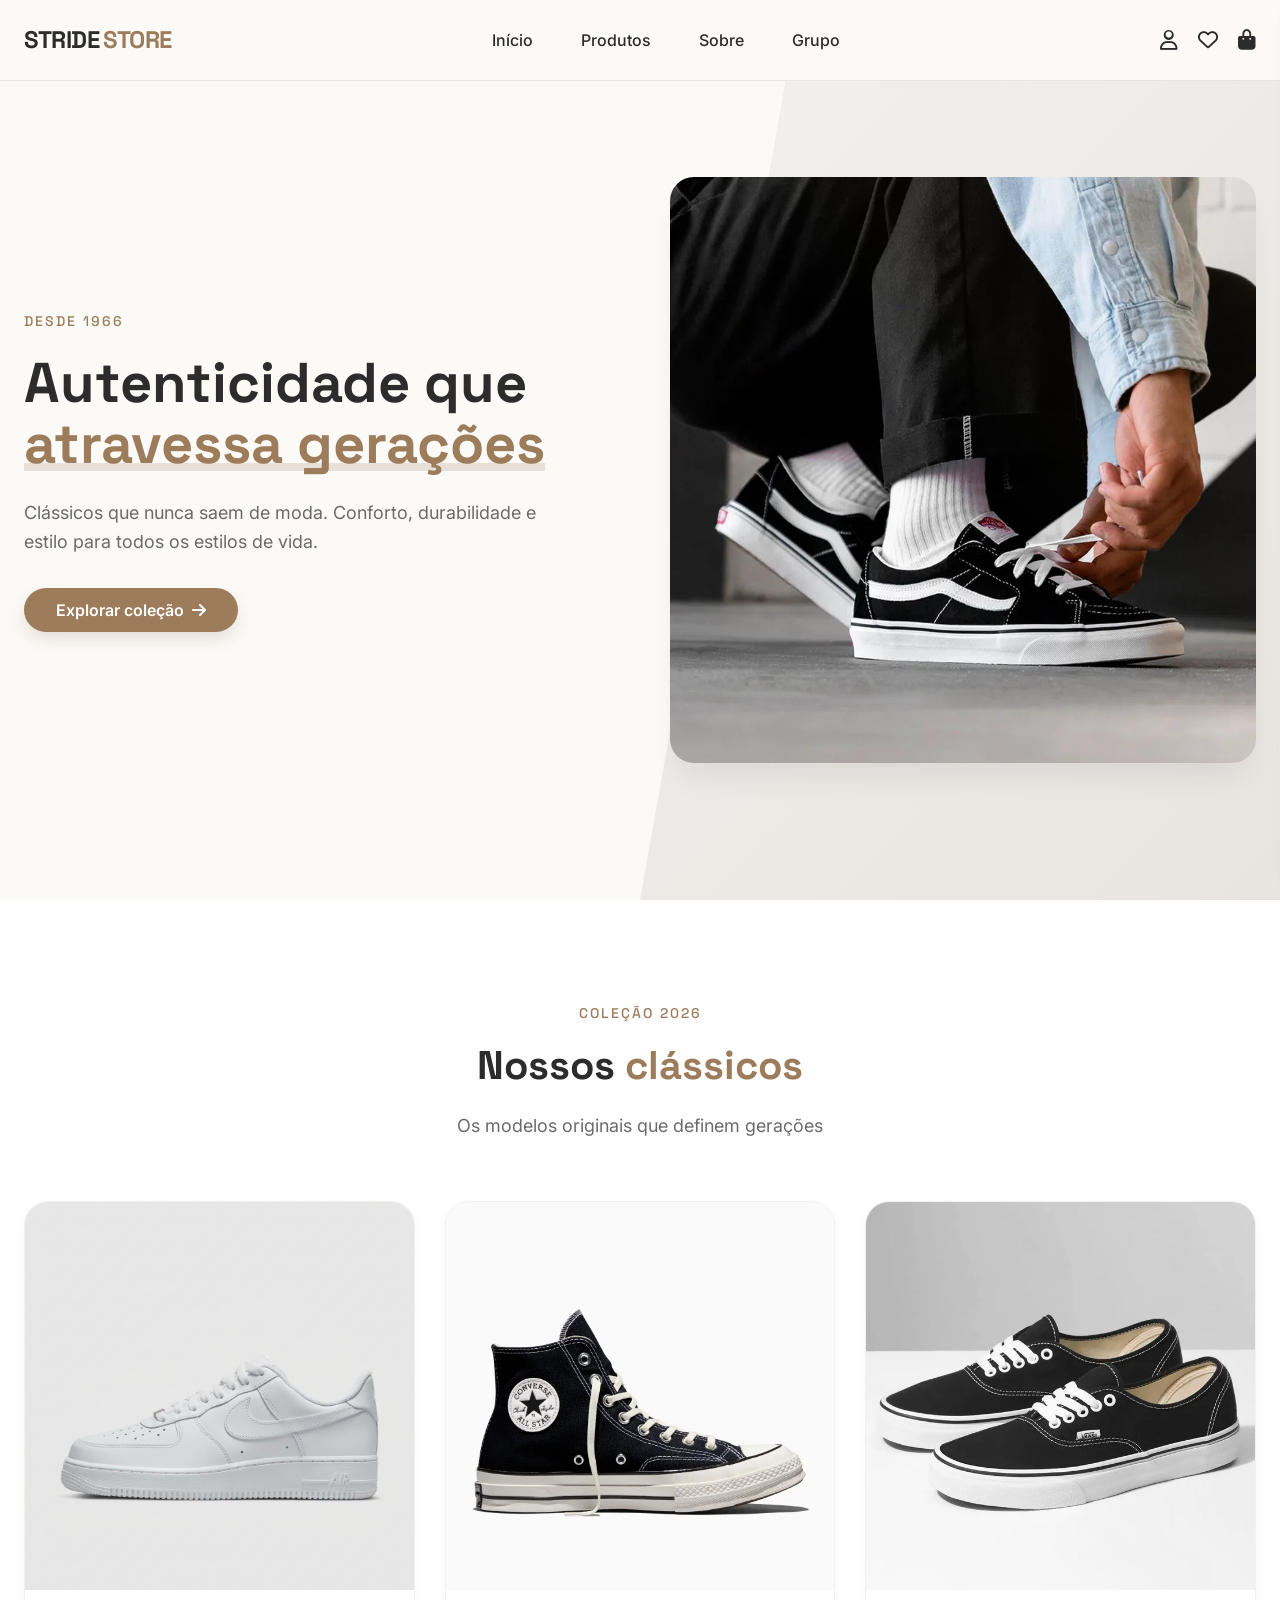
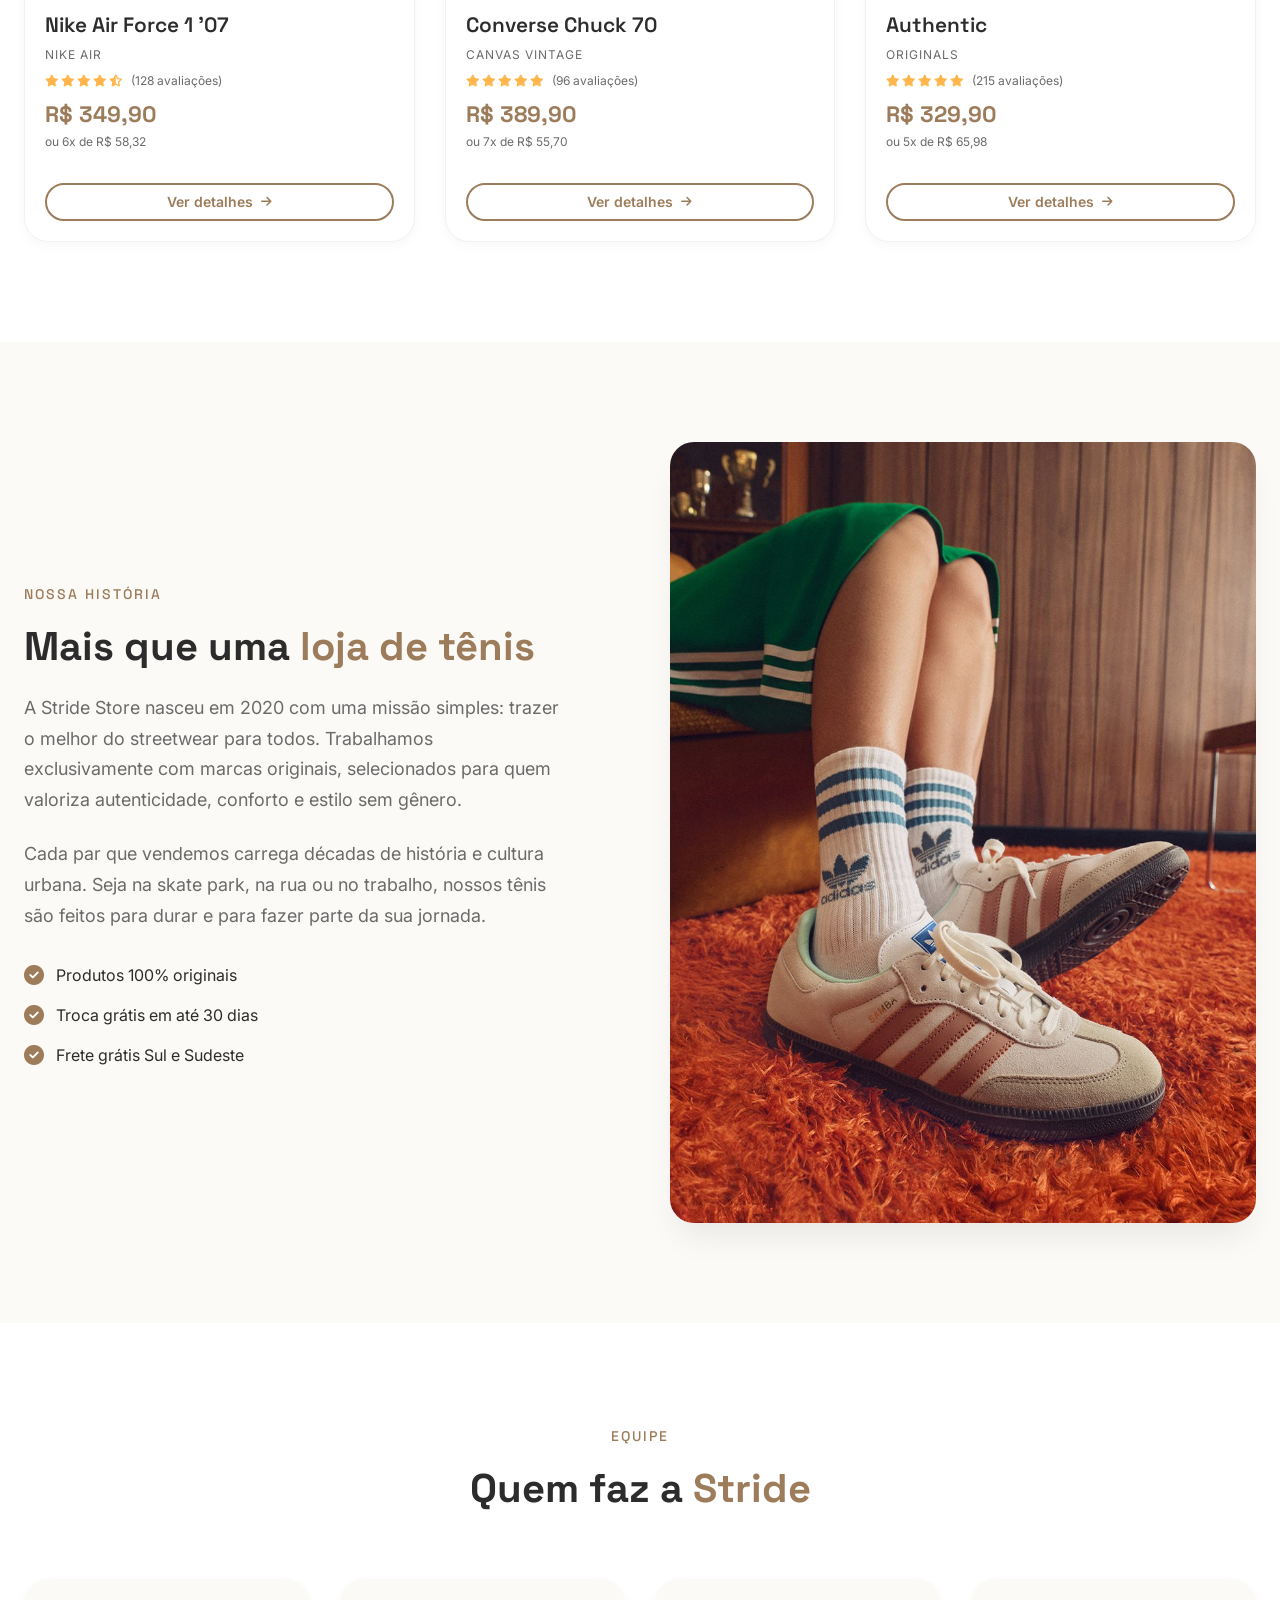
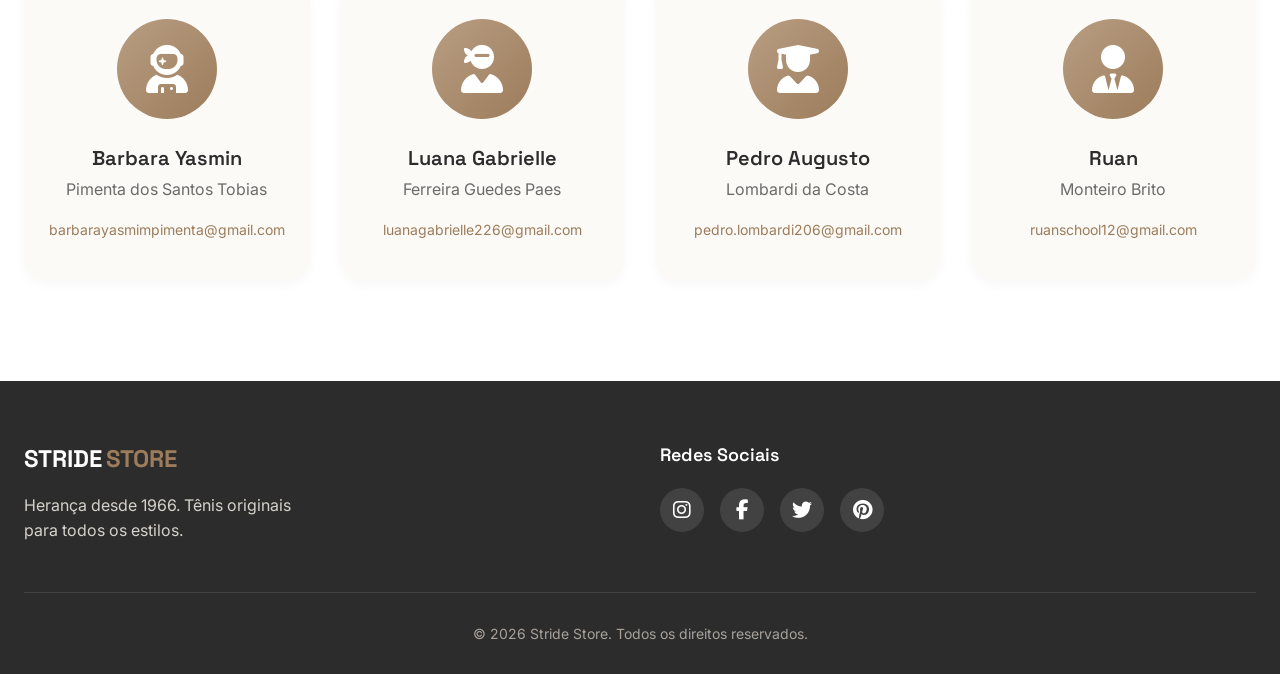
<file: index.html>
<!DOCTYPE html>
<html lang="pt-BR">

<head>
    <meta charset="UTF-8">
    <meta name="viewport" content="width=device-width, initial-scale=1.0">
    <title>Stride Store | Tênis desde 1966</title>

    <link rel="stylesheet" href="css/style.css">
    <link rel="stylesheet" href="css/cards.css">
    <link rel="stylesheet" href="css/components.css">

    <link rel="preconnect" href="https://fonts.googleapis.com">
    <link rel="preconnect" href="https://fonts.gstatic.com" crossorigin>
    <link
        href="https://fonts.googleapis.com/css2?family=Inter:wght@300;400;500;600;700&family=Space+Grotesk:wght@400;500;600;700&display=swap"
        rel="stylesheet">

    <link rel="stylesheet" href="https://cdnjs.cloudflare.com/ajax/libs/font-awesome/6.4.0/css/all.min.css">
</head>

<body>

    <!-- Overlay -->
    <div id="overlay"></div>

    <!-- Toast Container -->
    <div id="toast-container"></div>

    <!-- Cart Drawer -->
    <aside id="cart-drawer" class="drawer" role="dialog" aria-label="Sacola de compras">
        <div class="drawer__header">
            <h2 class="drawer__title"><i class="fas fa-shopping-bag"></i> Sacola</h2>
            <button class="drawer__close js-close-drawer" data-drawer="cart-drawer" aria-label="Fechar sacola">
                <i class="fas fa-times"></i>
            </button>
        </div>
        <div class="drawer__body">
            <div class="js-cart-items"></div>
        </div>
        <div class="drawer__footer">
            <div class="cart-summary">
                <div class="cart-summary__row cart-summary__row--total">
                    <span>Total</span>
                    <span class="cart-summary__total-value js-cart-total">R$ 0,00</span>
                </div>
            </div>
            <button class="btn btn--primary btn--full js-checkout">
                <i class="fas fa-lock"></i>
                Finalizar compra
            </button>
        </div>
    </aside>

    <!-- Wishlist Drawer -->
    <aside id="wishlist-drawer" class="drawer" role="dialog" aria-label="Lista de favoritos">
        <div class="drawer__header">
            <h2 class="drawer__title"><i class="fas fa-heart"></i> Favoritos</h2>
            <button class="drawer__close js-close-drawer" data-drawer="wishlist-drawer" aria-label="Fechar favoritos">
                <i class="fas fa-times"></i>
            </button>
        </div>
        <div class="drawer__body">
            <div class="js-wishlist-items"></div>
        </div>
    </aside>

    <!-- Auth Modal -->
    <div id="auth-modal" class="modal" role="dialog" aria-label="Login e Cadastro">
        <div class="modal__box">
            <div class="modal__header">
                <div class="modal__logo">STRIDE <span>STORE</span></div>
                <button class="modal__close js-close-modal" data-modal="auth-modal" aria-label="Fechar">
                    <i class="fas fa-times"></i>
                </button>
            </div>
            <div class="auth-tabs">
                <button class="auth-tab js-auth-tab active" data-tab="login">Entrar</button>
                <button class="auth-tab js-auth-tab" data-tab="register">Cadastrar</button>
            </div>
            <div class="auth-panels">
                <!-- Login Panel -->
                <div id="panel-login" class="auth-panel active">
                    <h3 class="auth-panel__title">Bem-vindo de volta</h3>
                    <p class="auth-panel__subtitle">Entre na sua conta para continuar</p>
                    <form id="login-form" novalidate>
                        <div class="form-group">
                            <label class="form-label" for="login-email">E-mail</label>
                            <input type="email" id="login-email" class="form-input" placeholder="seu@email.com"
                                required>
                        </div>
                        <div class="form-group">
                            <label class="form-label" for="login-password">Senha</label>
                            <input type="password" id="login-password" class="form-input" placeholder="••••••••"
                                required>
                        </div>
                        <span id="login-error" class="form-error"></span>
                        <button type="submit" class="btn btn--primary btn--full" style="margin-top: 8px;">
                            <i class="fas fa-sign-in-alt"></i>
                            Entrar
                        </button>
                    </form>
                </div>
                <!-- Register Panel -->
                <div id="panel-register" class="auth-panel">
                    <h3 class="auth-panel__title">Crie sua conta</h3>
                    <p class="auth-panel__subtitle">Rápido e gratuito</p>
                    <form id="register-form" novalidate>
                        <div class="form-group">
                            <label class="form-label" for="reg-name">Nome completo</label>
                            <input type="text" id="reg-name" class="form-input" placeholder="Seu nome" required>
                        </div>
                        <div class="form-group">
                            <label class="form-label" for="reg-email">E-mail</label>
                            <input type="email" id="reg-email" class="form-input" placeholder="seu@email.com" required>
                        </div>
                        <div class="form-group">
                            <label class="form-label" for="reg-password">Senha</label>
                            <input type="password" id="reg-password" class="form-input" placeholder="••••••••" required>
                        </div>
                        <div class="form-group">
                            <label class="form-label" for="reg-confirm">Confirmar senha</label>
                            <input type="password" id="reg-confirm" class="form-input" placeholder="••••••••" required>
                        </div>
                        <span id="reg-error" class="form-error"></span>
                        <button type="submit" class="btn btn--primary btn--full" style="margin-top: 8px;">
                            <i class="fas fa-user-plus"></i>
                            Criar conta
                        </button>
                    </form>
                </div>
            </div>
        </div>
    </div>

    <!-- Header -->
    <header class="header">
        <div class="container header__container">
            <a href="index.html" class="header__logo">
                <span class="header__logo--stride">STRIDE</span>
                <span class="header__logo--store">STORE</span>
            </a>

            <nav class="header__nav">
                <ul class="header__menu">
                    <li><a href="#hero" class="header__link">Início</a></li>
                    <li><a href="#produtos" class="header__link">Produtos</a></li>
                    <li><a href="#sobre" class="header__link">Sobre</a></li>
                    <li><a href="#grupo" class="header__link">Grupo</a></li>
                </ul>
            </nav>

            <div class="header__icons">
                <!-- Login button (logged out) -->
                <a href="#" class="header__icon js-open-auth js-login-btn" aria-label="Entrar na conta">
                    <i class="far fa-user"></i>
                </a>

                <!-- User menu (logged in) -->
                <div class="user-menu-wrapper js-user-menu hidden">
                    <button class="user-menu-toggle js-user-menu-toggle" aria-label="Menu do usuário">
                        <div class="user-avatar"><i class="fas fa-user"></i></div>
                        <span class="js-user-name"></span>
                        <i class="fas fa-chevron-down" style="font-size:0.625rem;"></i>
                    </button>
                    <div class="user-dropdown">
                        <button class="user-dropdown__item">
                            <i class="fas fa-user-circle"></i> Minha conta
                        </button>
                        <button class="user-dropdown__item">
                            <i class="fas fa-box"></i> Meus pedidos
                        </button>
                        <div class="user-dropdown__divider"></div>
                        <button class="user-dropdown__item js-logout">
                            <i class="fas fa-sign-out-alt"></i> Sair
                        </button>
                    </div>
                </div>

                <!-- Wishlist -->
                <a href="#" class="header__icon js-open-wishlist" aria-label="Favoritos">
                    <i class="far fa-heart"></i>
                </a>

                <!-- Cart -->
                <div class="header__icon-wrapper">
                    <a href="#" class="header__icon js-open-cart" aria-label="Sacola">
                        <i class="fas fa-shopping-bag"></i>
                    </a>
                    <span class="cart-badge js-cart-count">0</span>
                </div>
            </div>
        </div>
    </header>

    <main>
        <!-- Hero Section -->
        <section id="hero" class="hero">
            <div class="container hero__container">
                <div class="hero__content">
                    <span class="hero__tag">Desde 1966</span>
                    <h1 class="hero__title">
                        Autenticidade que<br>
                        <span class="hero__title--highlight">atravessa gerações</span>
                    </h1>
                    <p class="hero__description">
                        Clássicos que nunca saem de moda. Conforto, durabilidade e estilo para todos os estilos de vida.
                    </p>
                    <a href="#produtos" class="btn btn--primary">
                        Explorar coleção
                        <i class="fas fa-arrow-right"></i>
                    </a>
                </div>
                <div class="hero__image">
                    <div class="hero__image-wrapper">
                        <img src="img/imagem1.jpg" alt="Tênis Vans Sk8-Low - Modelo unissex" class="hero__img">
                    </div>
                </div>
            </div>
            <div class="hero__background"></div>
        </section>

        <!-- Produtos Section -->
        <section id="produtos" class="produtos">
            <div class="container">
                <div class="section-header">
                    <span class="section-header__tag">Coleção 2026</span>
                    <h2 class="section-header__title">Nossos <span>clássicos</span></h2>
                    <p class="section-header__description">
                        Os modelos originais que definem gerações
                    </p>
                </div>

                <div class="produtos__grid">
                    <!-- Card 1 -->
                    <article class="card">
                        <div class="card__wishlist">
                            <button class="card__wishlist-btn js-wishlist-btn" aria-label="Adicionar aos favoritos"
                                data-product-id="tenis1" data-product-name="Nike Air Force 1 '07"
                                data-product-price="R$ 349,90" data-product-img="img/tenis1.jpg">
                                <i class="far fa-heart"></i>
                            </button>
                        </div>
                        <a href="tenis1.html" class="card__link">
                            <div class="card__image-wrapper">
                                <img src="img/tenis1.jpg" alt="Tênis Nike Air Force 1'07" class="card__image">
                                <div class="card__overlay"></div>
                            </div>
                            <div class="card__content">
                                <h3 class="card__title">Nike Air Force 1 '07</h3>
                                <p class="card__category">Nike Air</p>
                                <div class="card__rating">
                                    <div class="card__stars">
                                        <i class="fas fa-star"></i>
                                        <i class="fas fa-star"></i>
                                        <i class="fas fa-star"></i>
                                        <i class="fas fa-star"></i>
                                        <i class="fas fa-star-half-alt"></i>
                                    </div>
                                    <span class="card__reviews">(128 avaliações)</span>
                                </div>
                                <div class="card__price">
                                    <span class="card__price--current">R$ 349,90</span>
                                    <span class="card__price--installment">ou 6x de R$ 58,32</span>
                                </div>
                            </div>
                        </a>
                        <div class="card__actions">
                            <a href="tenis1.html" class="btn btn--card">
                                Ver detalhes
                                <i class="fas fa-arrow-right"></i>
                            </a>
                        </div>
                    </article>

                    <!-- Card 2 -->
                    <article class="card">
                        <div class="card__wishlist">
                            <button class="card__wishlist-btn js-wishlist-btn" aria-label="Adicionar aos favoritos"
                                data-product-id="tenis2" data-product-name="Converse Chuck 70"
                                data-product-price="R$ 389,90" data-product-img="img/tenis2.jpg">
                                <i class="far fa-heart"></i>
                            </button>
                        </div>
                        <a href="tenis2.html" class="card__link">
                            <div class="card__image-wrapper">
                                <img src="img/tenis2.jpg" alt="Tênis Converse Chuck 70 Vintage Canvas"
                                    class="card__image">
                                <div class="card__overlay"></div>
                            </div>
                            <div class="card__content">
                                <h3 class="card__title">Converse Chuck 70</h3>
                                <p class="card__category">Canvas Vintage</p>
                                <div class="card__rating">
                                    <div class="card__stars">
                                        <i class="fas fa-star"></i>
                                        <i class="fas fa-star"></i>
                                        <i class="fas fa-star"></i>
                                        <i class="fas fa-star"></i>
                                        <i class="fas fa-star"></i>
                                    </div>
                                    <span class="card__reviews">(96 avaliações)</span>
                                </div>
                                <div class="card__price">
                                    <span class="card__price--current">R$ 389,90</span>
                                    <span class="card__price--installment">ou 7x de R$ 55,70</span>
                                </div>
                            </div>
                        </a>
                        <div class="card__actions">
                            <a href="tenis2.html" class="btn btn--card">
                                Ver detalhes
                                <i class="fas fa-arrow-right"></i>
                            </a>
                        </div>
                    </article>

                    <!-- Card 3 -->
                    <article class="card">
                        <div class="card__wishlist">
                            <button class="card__wishlist-btn js-wishlist-btn" aria-label="Adicionar aos favoritos"
                                data-product-id="tenis3" data-product-name="Authentic" data-product-price="R$ 329,90"
                                data-product-img="img/tenis3.jpg">
                                <i class="far fa-heart"></i>
                            </button>
                        </div>
                        <a href="tenis3.html" class="card__link">
                            <div class="card__image-wrapper">
                                <img src="img/tenis3.jpg" alt="Tênis Vans Authentic Preto" class="card__image">
                                <div class="card__overlay"></div>
                            </div>
                            <div class="card__content">
                                <h3 class="card__title">Authentic</h3>
                                <p class="card__category">Originals</p>
                                <div class="card__rating">
                                    <div class="card__stars">
                                        <i class="fas fa-star"></i>
                                        <i class="fas fa-star"></i>
                                        <i class="fas fa-star"></i>
                                        <i class="fas fa-star"></i>
                                        <i class="fas fa-star"></i>
                                    </div>
                                    <span class="card__reviews">(215 avaliações)</span>
                                </div>
                                <div class="card__price">
                                    <span class="card__price--current">R$ 329,90</span>
                                    <span class="card__price--installment">ou 5x de R$ 65,98</span>
                                </div>
                            </div>
                        </a>
                        <div class="card__actions">
                            <a href="tenis3.html" class="btn btn--card">
                                Ver detalhes
                                <i class="fas fa-arrow-right"></i>
                            </a>
                        </div>
                    </article>
                </div>
            </div>
        </section>

        <!-- Sobre Section -->
        <section id="sobre" class="sobre">
            <div class="container">
                <div class="sobre__grid">
                    <div class="sobre__content">
                        <span class="section-header__tag">Nossa história</span>
                        <h2 class="section-header__title">Mais que uma <span>loja de tênis</span></h2>
                        <p class="sobre__text">
                            A Stride Store nasceu em 2020 com uma missão simples: trazer o melhor do streetwear para
                            todos.
                            Trabalhamos exclusivamente com marcas originais, selecionados para quem valoriza
                            autenticidade,
                            conforto e estilo sem gênero.
                        </p>
                        <p class="sobre__text">
                            Cada par que vendemos carrega décadas de história e cultura urbana. Seja na skate park, na
                            rua ou no trabalho,
                            nossos tênis são feitos para durar e para fazer parte da sua jornada.
                        </p>
                        <div class="sobre__features">
                            <div class="sobre__feature">
                                <i class="fas fa-check-circle"></i>
                                <span>Produtos 100% originais</span>
                            </div>
                            <div class="sobre__feature">
                                <i class="fas fa-check-circle"></i>
                                <span>Troca grátis em até 30 dias</span>
                            </div>
                            <div class="sobre__feature">
                                <i class="fas fa-check-circle"></i>
                                <span>Frete grátis Sul e Sudeste</span>
                            </div>
                        </div>
                    </div>
                    <div class="sobre__image">
                        <img src="img/imagem2.jpg" alt="Detalhe de tênis Adidas" class="sobre__img">
                    </div>
                </div>
            </div>
        </section>

        <!-- Grupo Section -->
        <section id="grupo" class="grupo">
            <div class="container">
                <div class="section-header">
                    <span class="section-header__tag">Equipe</span>
                    <h2 class="section-header__title">Quem faz a <span>Stride</span></h2>
                </div>

                <div class="grupo__grid">
                    <div class="membro">
                        <div class="membro__avatar"><i class="fas fa-user-astronaut"></i></div>
                        <h3 class="membro__nome">Barbara Yasmin</h3>
                        <p class="membro__sobrenome">Pimenta dos Santos Tobias</p>
                        <a href="mailto:barbarayasmimpimenta@gmail.com"
                            class="membro__email">barbarayasmimpimenta@gmail.com</a>
                    </div>
                    <div class="membro">
                        <div class="membro__avatar"><i class="fas fa-user-ninja"></i></div>
                        <h3 class="membro__nome">Luana Gabrielle</h3>
                        <p class="membro__sobrenome">Ferreira Guedes Paes</p>
                        <a href="mailto:luanagabrielle226@gmail.com"
                            class="membro__email">luanagabrielle226@gmail.com</a>
                    </div>
                    <div class="membro">
                        <div class="membro__avatar"><i class="fas fa-user-graduate"></i></div>
                        <h3 class="membro__nome">Pedro Augusto</h3>
                        <p class="membro__sobrenome">Lombardi da Costa</p>
                        <a href="mailto:pedro.lombardi206@gmail.com"
                            class="membro__email">pedro.lombardi206@gmail.com</a>
                    </div>
                    <div class="membro">
                        <div class="membro__avatar"><i class="fas fa-user-tie"></i></div>
                        <h3 class="membro__nome">Ruan</h3>
                        <p class="membro__sobrenome">Monteiro Brito</p>
                        <a href="mailto:ruanschool12@gmail.com" class="membro__email">ruanschool12@gmail.com</a>
                    </div>
                </div>
            </div>
        </section>
    </main>

    <!-- Footer -->
    <footer class="footer">
        <div class="container">
            <div class="footer__grid">
                <div class="footer__info">
                    <div class="footer__logo">
                        <span class="footer__logo--stride">STRIDE</span>
                        <span class="footer__logo--store">STORE</span>
                    </div>
                    <p class="footer__description">
                        Herança desde 1966. Tênis originais para todos os estilos.
                    </p>
                </div>
                <div class="footer__social">
                    <h4 class="footer__title">Redes Sociais</h4>
                    <div class="footer__social-links">
                        <a href="#" class="footer__social-link" aria-label="Instagram"><i
                                class="fab fa-instagram"></i></a>
                        <a href="#" class="footer__social-link" aria-label="Facebook"><i
                                class="fab fa-facebook-f"></i></a>
                        <a href="#" class="footer__social-link" aria-label="Twitter"><i class="fab fa-twitter"></i></a>
                        <a href="#" class="footer__social-link" aria-label="Pinterest"><i
                                class="fab fa-pinterest"></i></a>
                    </div>
                </div>
            </div>
            <div class="footer__bottom">
                <p class="footer__copyright">&copy; 2026 Stride Store. Todos os direitos reservados.</p>
            </div>
        </div>
    </footer>

    <script src="js/app.js"></script>
</body>

</html>
</file>
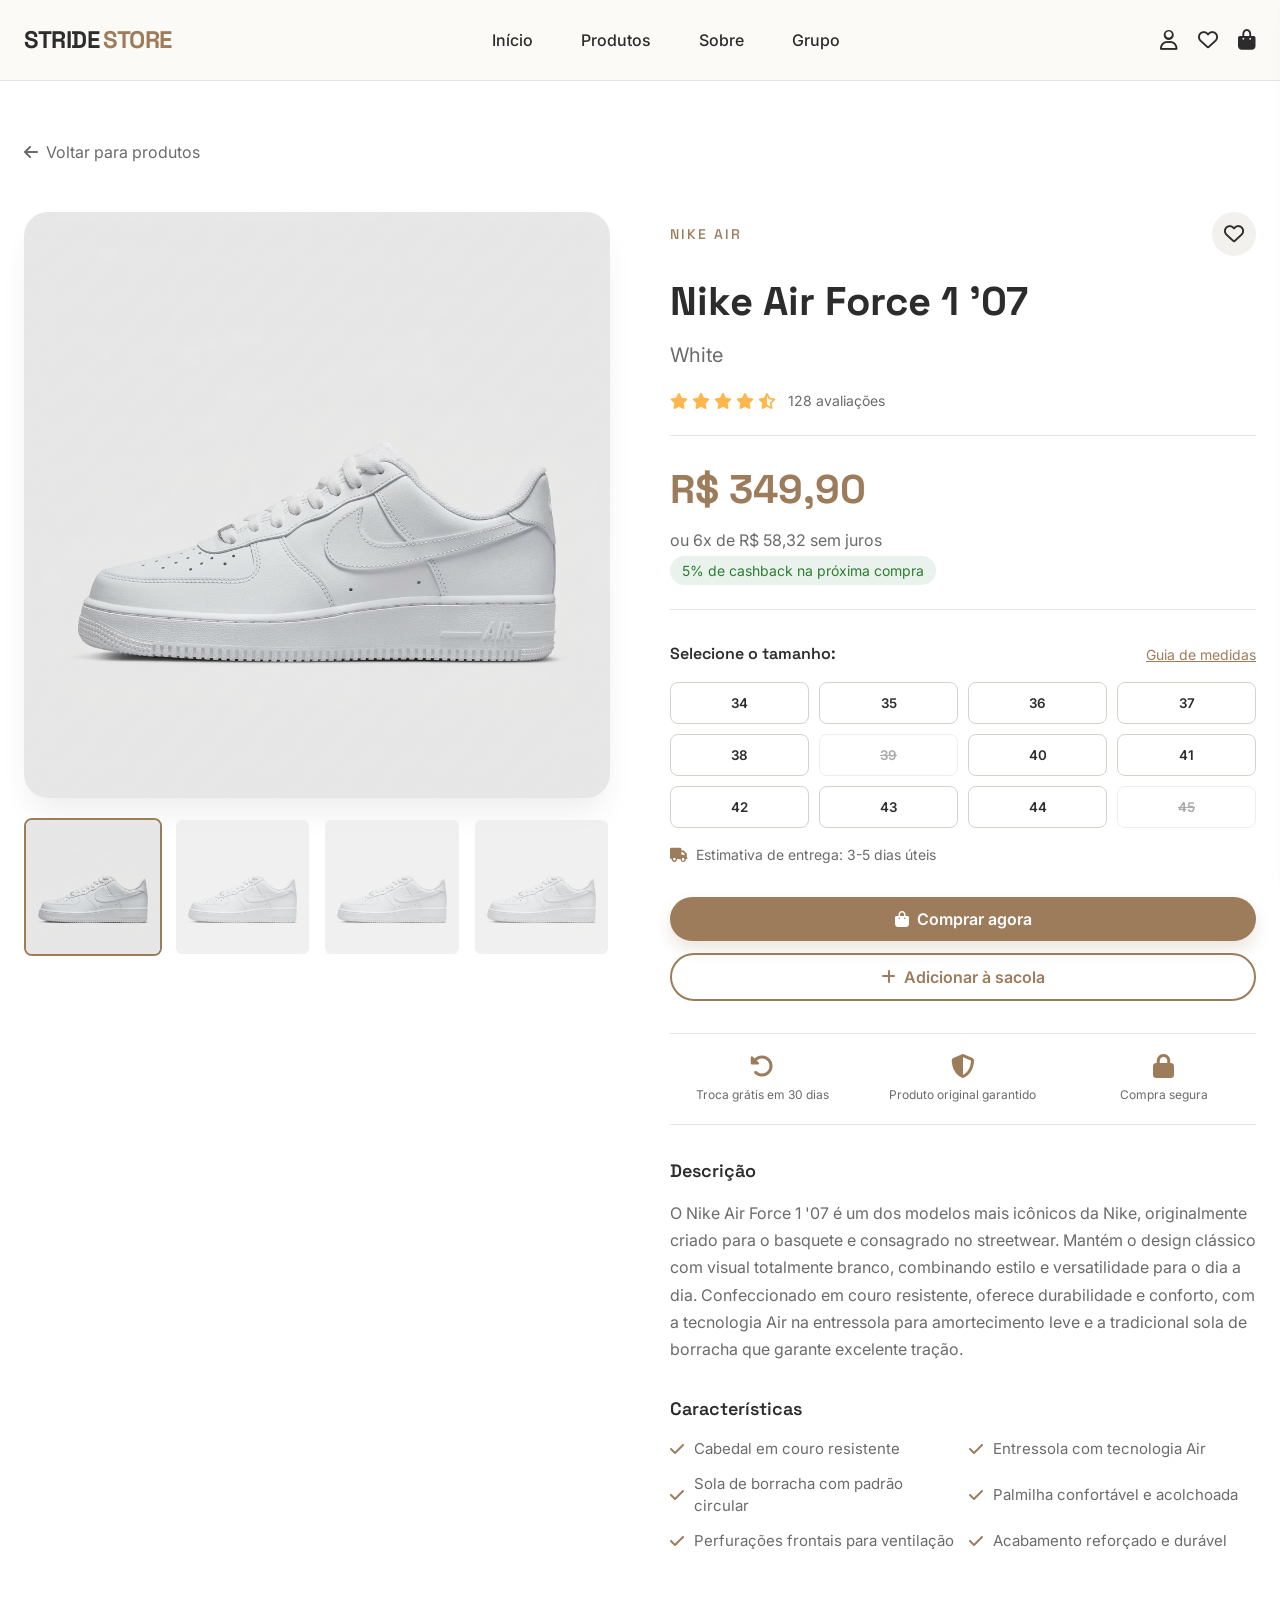
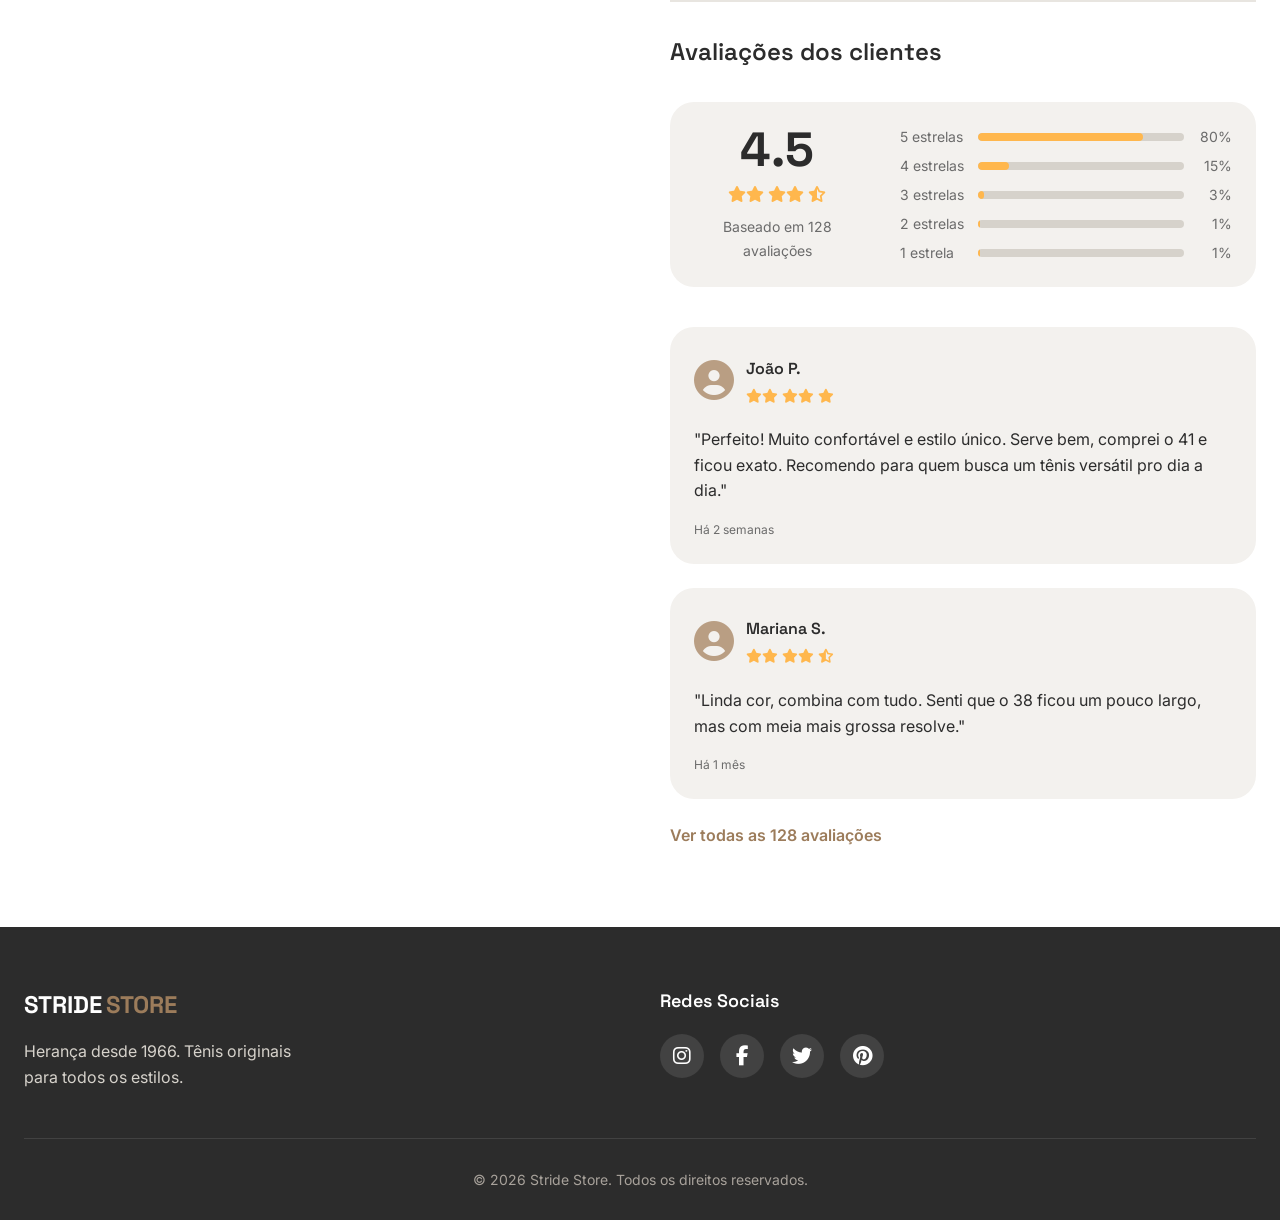
<file: tenis1.html>
<!DOCTYPE html>
<html lang="pt-BR">

<head>
    <meta charset="UTF-8">
    <meta name="viewport" content="width=device-width, initial-scale=1.0">
    <title>Nike Air Force 1'07 | Stride Store</title>

    <link rel="stylesheet" href="css/style.css">
    <link rel="stylesheet" href="css/cards.css">
    <link rel="stylesheet" href="css/components.css">

    <link rel="preconnect" href="https://fonts.googleapis.com">
    <link rel="preconnect" href="https://fonts.gstatic.com" crossorigin>
    <link
        href="https://fonts.googleapis.com/css2?family=Inter:wght@300;400;500;600;700&family=Space+Grotesk:wght@400;500;600;700&display=swap"
        rel="stylesheet">

    <link rel="stylesheet" href="https://cdnjs.cloudflare.com/ajax/libs/font-awesome/6.4.0/css/all.min.css">
</head>

<body data-product-id="tenis1">

    <!-- Overlay -->
    <div id="overlay"></div>

    <!-- Toast Container -->
    <div id="toast-container"></div>

    <!-- Cart Drawer -->
    <aside id="cart-drawer" class="drawer" role="dialog" aria-label="Sacola de compras">
        <div class="drawer__header">
            <h2 class="drawer__title"><i class="fas fa-shopping-bag"></i> Sacola</h2>
            <button class="drawer__close js-close-drawer" data-drawer="cart-drawer" aria-label="Fechar sacola">
                <i class="fas fa-times"></i>
            </button>
        </div>
        <div class="drawer__body">
            <div class="js-cart-items"></div>
        </div>
        <div class="drawer__footer">
            <div class="cart-summary">
                <div class="cart-summary__row cart-summary__row--total">
                    <span>Total</span>
                    <span class="cart-summary__total-value js-cart-total">R$ 0,00</span>
                </div>
            </div>
            <button class="btn btn--primary btn--full js-checkout">
                <i class="fas fa-lock"></i>
                Finalizar compra
            </button>
        </div>
    </aside>

    <!-- Wishlist Drawer -->
    <aside id="wishlist-drawer" class="drawer" role="dialog" aria-label="Lista de favoritos">
        <div class="drawer__header">
            <h2 class="drawer__title"><i class="fas fa-heart"></i> Favoritos</h2>
            <button class="drawer__close js-close-drawer" data-drawer="wishlist-drawer" aria-label="Fechar favoritos">
                <i class="fas fa-times"></i>
            </button>
        </div>
        <div class="drawer__body">
            <div class="js-wishlist-items"></div>
        </div>
    </aside>

    <!-- Auth Modal -->
    <div id="auth-modal" class="modal" role="dialog" aria-label="Login e Cadastro">
        <div class="modal__box">
            <div class="modal__header">
                <div class="modal__logo">STRIDE <span>STORE</span></div>
                <button class="modal__close js-close-modal" data-modal="auth-modal" aria-label="Fechar">
                    <i class="fas fa-times"></i>
                </button>
            </div>
            <div class="auth-tabs">
                <button class="auth-tab js-auth-tab active" data-tab="login">Entrar</button>
                <button class="auth-tab js-auth-tab" data-tab="register">Cadastrar</button>
            </div>
            <div class="auth-panels">
                <div id="panel-login" class="auth-panel active">
                    <h3 class="auth-panel__title">Bem-vindo de volta</h3>
                    <p class="auth-panel__subtitle">Entre na sua conta para continuar</p>
                    <form id="login-form" novalidate>
                        <div class="form-group">
                            <label class="form-label" for="login-email">E-mail</label>
                            <input type="email" id="login-email" class="form-input" placeholder="seu@email.com"
                                required>
                        </div>
                        <div class="form-group">
                            <label class="form-label" for="login-password">Senha</label>
                            <input type="password" id="login-password" class="form-input" placeholder="••••••••"
                                required>
                        </div>
                        <span id="login-error" class="form-error"></span>
                        <button type="submit" class="btn btn--primary btn--full" style="margin-top: 8px;">
                            <i class="fas fa-sign-in-alt"></i>
                            Entrar
                        </button>
                    </form>
                </div>
                <div id="panel-register" class="auth-panel">
                    <h3 class="auth-panel__title">Crie sua conta</h3>
                    <p class="auth-panel__subtitle">Rápido e gratuito</p>
                    <form id="register-form" novalidate>
                        <div class="form-group">
                            <label class="form-label" for="reg-name">Nome completo</label>
                            <input type="text" id="reg-name" class="form-input" placeholder="Seu nome" required>
                        </div>
                        <div class="form-group">
                            <label class="form-label" for="reg-email">E-mail</label>
                            <input type="email" id="reg-email" class="form-input" placeholder="seu@email.com" required>
                        </div>
                        <div class="form-group">
                            <label class="form-label" for="reg-password">Senha</label>
                            <input type="password" id="reg-password" class="form-input" placeholder="••••••••" required>
                        </div>
                        <div class="form-group">
                            <label class="form-label" for="reg-confirm">Confirmar senha</label>
                            <input type="password" id="reg-confirm" class="form-input" placeholder="••••••••" required>
                        </div>
                        <span id="reg-error" class="form-error"></span>
                        <button type="submit" class="btn btn--primary btn--full" style="margin-top: 8px;">
                            <i class="fas fa-user-plus"></i>
                            Criar conta
                        </button>
                    </form>
                </div>
            </div>
        </div>
    </div>

    <header class="header">
        <div class="container header__container">
            <a href="index.html" class="header__logo">
                <span class="header__logo--stride">STRIDE</span>
                <span class="header__logo--store">STORE</span>
            </a>
            <nav class="header__nav">
                <ul class="header__menu">
                    <li><a href="index.html#hero" class="header__link">Início</a></li>
                    <li><a href="index.html#produtos" class="header__link">Produtos</a></li>
                    <li><a href="index.html#sobre" class="header__link">Sobre</a></li>
                    <li><a href="index.html#grupo" class="header__link">Grupo</a></li>
                </ul>
            </nav>
            <div class="header__icons">
                <a href="#" class="header__icon js-open-auth js-login-btn" aria-label="Entrar na conta">
                    <i class="far fa-user"></i>
                </a>
                <div class="user-menu-wrapper js-user-menu hidden">
                    <button class="user-menu-toggle js-user-menu-toggle" aria-label="Menu do usuário">
                        <div class="user-avatar"><i class="fas fa-user"></i></div>
                        <span class="js-user-name"></span>
                        <i class="fas fa-chevron-down" style="font-size:0.625rem;"></i>
                    </button>
                    <div class="user-dropdown">
                        <button class="user-dropdown__item"><i class="fas fa-user-circle"></i> Minha conta</button>
                        <button class="user-dropdown__item"><i class="fas fa-box"></i> Meus pedidos</button>
                        <div class="user-dropdown__divider"></div>
                        <button class="user-dropdown__item js-logout"><i class="fas fa-sign-out-alt"></i> Sair</button>
                    </div>
                </div>
                <a href="#" class="header__icon js-open-wishlist" aria-label="Favoritos">
                    <i class="far fa-heart"></i>
                </a>
                <div class="header__icon-wrapper">
                    <a href="#" class="header__icon js-open-cart" aria-label="Sacola">
                        <i class="fas fa-shopping-bag"></i>
                    </a>
                    <span class="cart-badge js-cart-count">0</span>
                </div>
            </div>
        </div>
    </header>

    <main class="detalhe">
        <div class="container">
            <a href="index.html#produtos" class="detalhe__voltar">
                <i class="fas fa-arrow-left"></i>
                Voltar para produtos
            </a>

            <div class="detalhe__grid">
                <div class="detalhe__gallery">
                    <div class="detalhe__main-image">
                        <img src="img/tenis1.jpg" alt="Nike Air Force 1'07 - Vista principal" class="detalhe__img">
                    </div>
                    <div class="detalhe__thumbnails">
                        <div class="detalhe__thumbnail active"><img src="img/tenis1.jpg" alt="Vista principal"></div>
                        <div class="detalhe__thumbnail"><img src="img/tenis1.jpg" alt="Vista lateral"></div>
                        <div class="detalhe__thumbnail"><img src="img/tenis1.jpg" alt="Detalhe da sola"></div>
                        <div class="detalhe__thumbnail"><img src="img/tenis1.jpg" alt="Detalhe da etiqueta"></div>
                    </div>
                </div>

                <div class="detalhe__info">
                    <div class="detalhe__header">
                        <span class="detalhe__tag">Nike Air</span>
                        <button class="detalhe__wishlist js-wishlist-btn" aria-label="Adicionar aos favoritos"
                            data-product-id="tenis1" data-product-name="Nike Air Force 1 '07"
                            data-product-price="R$ 349,90" data-product-img="img/tenis1.jpg">
                            <i class="far fa-heart"></i>
                        </button>
                    </div>

                    <h1 class="detalhe__title">Nike Air Force 1 '07</h1>
                    <p class="detalhe__subtitle">White</p>

                    <div class="detalhe__rating">
                        <div class="detalhe__stars">
                            <i class="fas fa-star"></i><i class="fas fa-star"></i>
                            <i class="fas fa-star"></i><i class="fas fa-star"></i>
                            <i class="fas fa-star-half-alt"></i>
                        </div>
                        <a href="#avaliacoes" class="detalhe__reviews-link">128 avaliações</a>
                    </div>

                    <div class="detalhe__price">
                        <span class="detalhe__price--current">R$ 349,90</span>
                        <span class="detalhe__price--installment">ou 6x de R$ 58,32 sem juros</span>
                        <span class="detalhe__price--cashback">5% de cashback na próxima compra</span>
                    </div>

                    <div class="detalhe__size">
                        <div class="detalhe__size-header">
                            <h3 class="detalhe__size-title">Selecione o tamanho:</h3>
                            <a href="#" class="detalhe__size-guide">Guia de medidas</a>
                        </div>
                        <div class="detalhe__size-grid">
                            <button class="detalhe__size-btn">34</button>
                            <button class="detalhe__size-btn">35</button>
                            <button class="detalhe__size-btn">36</button>
                            <button class="detalhe__size-btn">37</button>
                            <button class="detalhe__size-btn">38</button>
                            <button class="detalhe__size-btn disabled" disabled>39</button>
                            <button class="detalhe__size-btn">40</button>
                            <button class="detalhe__size-btn">41</button>
                            <button class="detalhe__size-btn">42</button>
                            <button class="detalhe__size-btn">43</button>
                            <button class="detalhe__size-btn">44</button>
                            <button class="detalhe__size-btn disabled" disabled>45</button>
                        </div>
                        <p class="detalhe__size-info"><i class="fas fa-truck"></i> Estimativa de entrega: 3-5 dias úteis
                        </p>
                    </div>

                    <div class="detalhe__actions">
                        <button class="btn btn--primary btn--full js-buy-now">
                            <i class="fas fa-shopping-bag"></i>
                            Comprar agora
                        </button>
                        <button class="btn btn--secondary btn--full js-add-cart">
                            <i class="fas fa-plus"></i>
                            Adicionar à sacola
                        </button>
                    </div>

                    <div class="detalhe__benefits">
                        <div class="detalhe__benefit">
                            <i class="fas fa-undo-alt"></i>
                            <span>Troca grátis em 30 dias</span>
                        </div>
                        <div class="detalhe__benefit">
                            <i class="fas fa-shield-alt"></i>
                            <span>Produto original garantido</span>
                        </div>
                        <div class="detalhe__benefit">
                            <i class="fas fa-lock"></i>
                            <span>Compra segura</span>
                        </div>
                    </div>

                    <div class="detalhe__description">
                        <h3 class="detalhe__description-title">Descrição</h3>
                        <p class="detalhe__description-text">
                            O Nike Air Force 1 '07 é um dos modelos mais icônicos da Nike, originalmente criado para o
                            basquete e consagrado no streetwear. Mantém o design clássico com visual totalmente branco,
                            combinando estilo e versatilidade para o dia a dia. Confeccionado em couro resistente,
                            oferece durabilidade e conforto, com a tecnologia Air na entressola para amortecimento leve
                            e a tradicional sola de borracha que garante excelente tração.
                        </p>
                    </div>

                    <div class="detalhe__features">
                        <h3 class="detalhe__features-title">Características</h3>
                        <ul class="detalhe__features-list">
                            <li><i class="fas fa-check"></i> Cabedal em couro resistente</li>
                            <li><i class="fas fa-check"></i> Entressola com tecnologia Air</li>
                            <li><i class="fas fa-check"></i> Sola de borracha com padrão circular</li>
                            <li><i class="fas fa-check"></i> Palmilha confortável e acolchoada</li>
                            <li><i class="fas fa-check"></i> Perfurações frontais para ventilação</li>
                            <li><i class="fas fa-check"></i> Acabamento reforçado e durável</li>
                        </ul>
                    </div>

                    <div id="avaliacoes" class="detalhe__reviews">
                        <h3 class="detalhe__reviews-title">Avaliações dos clientes</h3>
                        <div class="detalhe__review-summary">
                            <div class="detalhe__review-average">
                                <span class="detalhe__review-number">4.5</span>
                                <div class="detalhe__review-stars">
                                    <i class="fas fa-star"></i><i class="fas fa-star"></i>
                                    <i class="fas fa-star"></i><i class="fas fa-star"></i>
                                    <i class="fas fa-star-half-alt"></i>
                                </div>
                                <span class="detalhe__review-count">Baseado em 128 avaliações</span>
                            </div>
                            <div class="detalhe__review-bars">
                                <div class="detalhe__review-bar">
                                    <span>5 estrelas</span>
                                    <div class="detalhe__bar">
                                        <div class="detalhe__bar-fill" style="width: 80%"></div>
                                    </div>
                                    <span>80%</span>
                                </div>
                                <div class="detalhe__review-bar">
                                    <span>4 estrelas</span>
                                    <div class="detalhe__bar">
                                        <div class="detalhe__bar-fill" style="width: 15%"></div>
                                    </div>
                                    <span>15%</span>
                                </div>
                                <div class="detalhe__review-bar">
                                    <span>3 estrelas</span>
                                    <div class="detalhe__bar">
                                        <div class="detalhe__bar-fill" style="width: 3%"></div>
                                    </div>
                                    <span>3%</span>
                                </div>
                                <div class="detalhe__review-bar">
                                    <span>2 estrelas</span>
                                    <div class="detalhe__bar">
                                        <div class="detalhe__bar-fill" style="width: 1%"></div>
                                    </div>
                                    <span>1%</span>
                                </div>
                                <div class="detalhe__review-bar">
                                    <span>1 estrela</span>
                                    <div class="detalhe__bar">
                                        <div class="detalhe__bar-fill" style="width: 1%"></div>
                                    </div>
                                    <span>1%</span>
                                </div>
                            </div>
                        </div>
                        <div class="detalhe__review-list">
                            <div class="detalhe__review-item">
                                <div class="detalhe__reviewer">
                                    <div class="detalhe__reviewer-avatar"><i class="fas fa-user-circle"></i></div>
                                    <div class="detalhe__reviewer-info">
                                        <h4>João P.</h4>
                                        <div class="detalhe__reviewer-stars">
                                            <i class="fas fa-star"></i><i class="fas fa-star"></i>
                                            <i class="fas fa-star"></i><i class="fas fa-star"></i>
                                            <i class="fas fa-star"></i>
                                        </div>
                                    </div>
                                </div>
                                <p class="detalhe__review-comment">"Perfeito! Muito confortável e estilo único. Serve
                                    bem, comprei o 41 e ficou exato. Recomendo para quem busca um tênis versátil pro dia
                                    a dia."</p>
                                <span class="detalhe__review-date">Há 2 semanas</span>
                            </div>
                            <div class="detalhe__review-item">
                                <div class="detalhe__reviewer">
                                    <div class="detalhe__reviewer-avatar"><i class="fas fa-user-circle"></i></div>
                                    <div class="detalhe__reviewer-info">
                                        <h4>Mariana S.</h4>
                                        <div class="detalhe__reviewer-stars">
                                            <i class="fas fa-star"></i><i class="fas fa-star"></i>
                                            <i class="fas fa-star"></i><i class="fas fa-star"></i>
                                            <i class="fas fa-star-half-alt"></i>
                                        </div>
                                    </div>
                                </div>
                                <p class="detalhe__review-comment">"Linda cor, combina com tudo. Senti que o 38 ficou um
                                    pouco largo, mas com meia mais grossa resolve."</p>
                                <span class="detalhe__review-date">Há 1 mês</span>
                            </div>
                        </div>
                        <a href="#" class="detalhe__reviews-more">Ver todas as 128 avaliações</a>
                    </div>
                </div>
            </div>
        </div>
    </main>

    <footer class="footer">
        <div class="container">
            <div class="footer__grid">
                <div class="footer__info">
                    <div class="footer__logo">
                        <span class="footer__logo--stride">STRIDE</span>
                        <span class="footer__logo--store">STORE</span>
                    </div>
                    <p class="footer__description">Herança desde 1966. Tênis originais para todos os estilos.</p>
                </div>
                <div class="footer__social">
                    <h4 class="footer__title">Redes Sociais</h4>
                    <div class="footer__social-links">
                        <a href="#" class="footer__social-link" aria-label="Instagram"><i
                                class="fab fa-instagram"></i></a>
                        <a href="#" class="footer__social-link" aria-label="Facebook"><i
                                class="fab fa-facebook-f"></i></a>
                        <a href="#" class="footer__social-link" aria-label="Twitter"><i class="fab fa-twitter"></i></a>
                        <a href="#" class="footer__social-link" aria-label="Pinterest"><i
                                class="fab fa-pinterest"></i></a>
                    </div>
                </div>
            </div>
            <div class="footer__bottom">
                <p class="footer__copyright">&copy; 2026 Stride Store. Todos os direitos reservados.</p>
            </div>
        </div>
    </footer>

    <script src="js/app.js"></script>
</body>

</html>
</file>
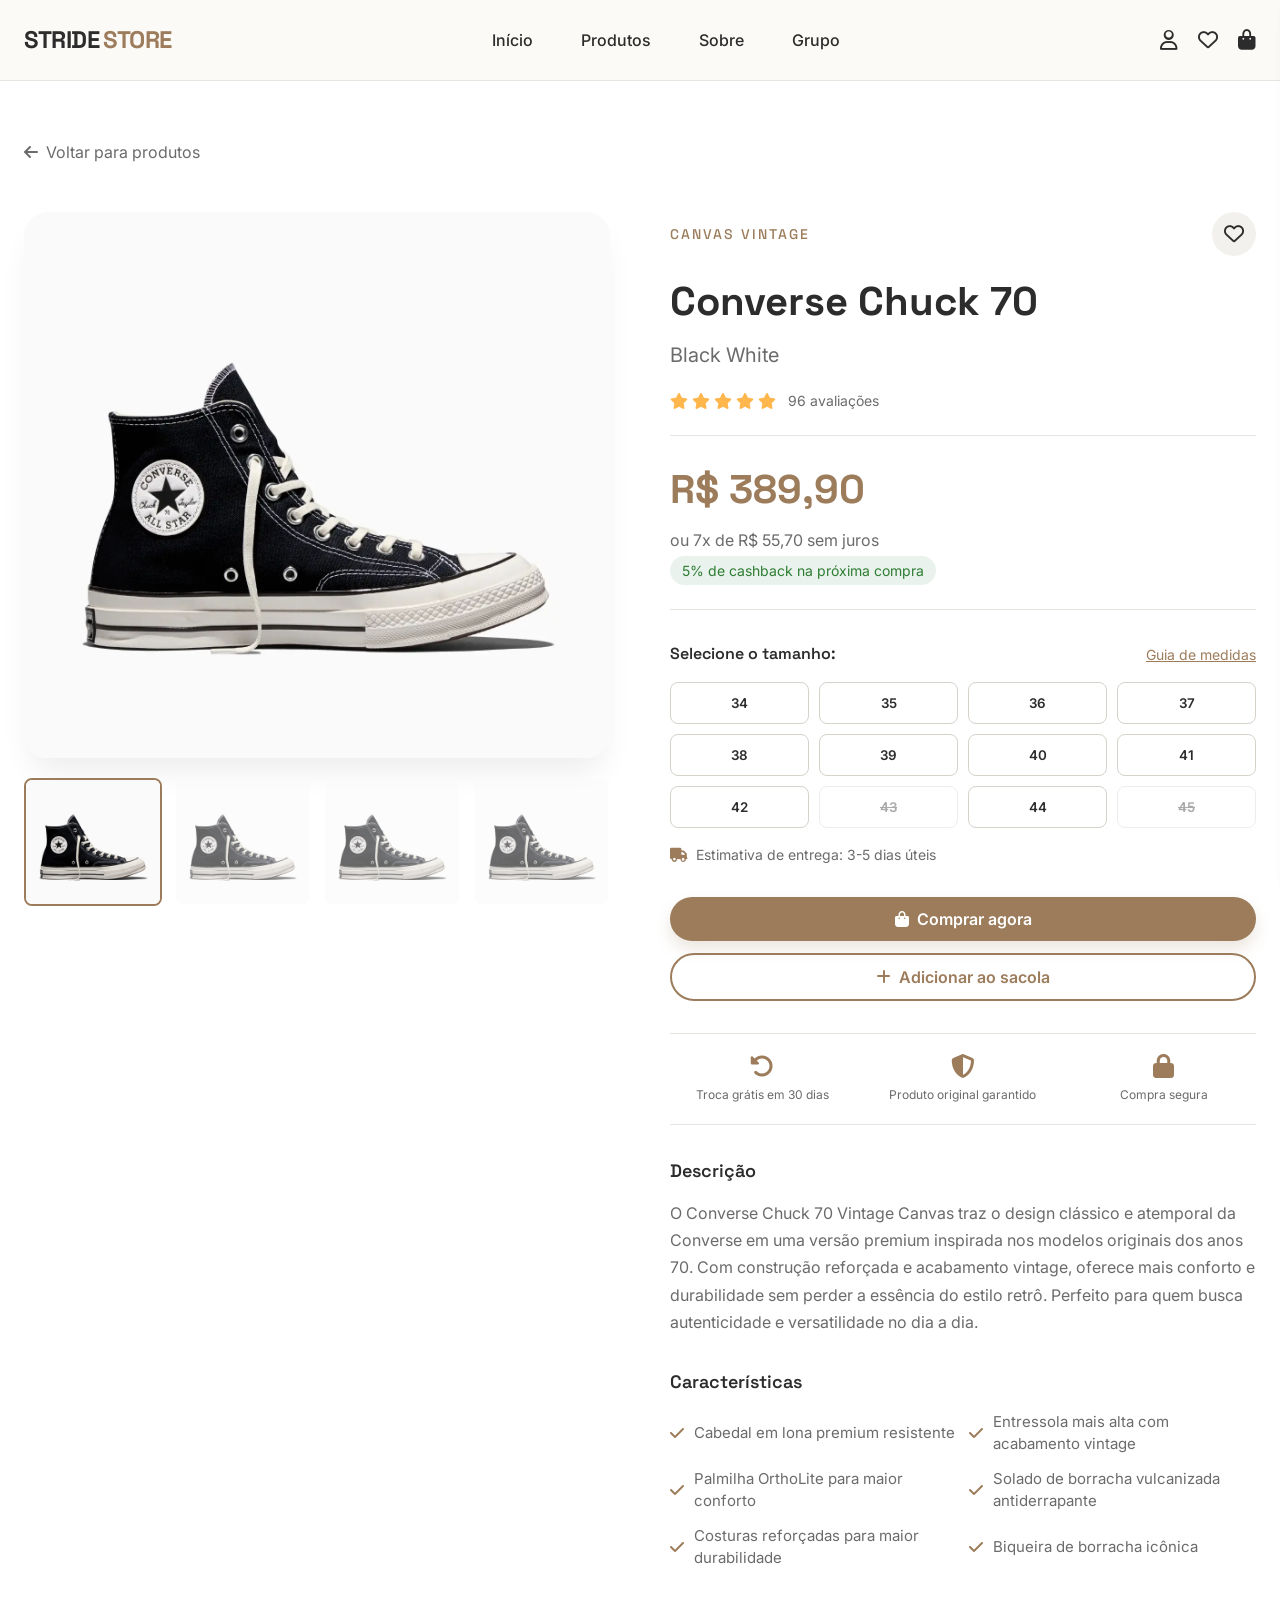
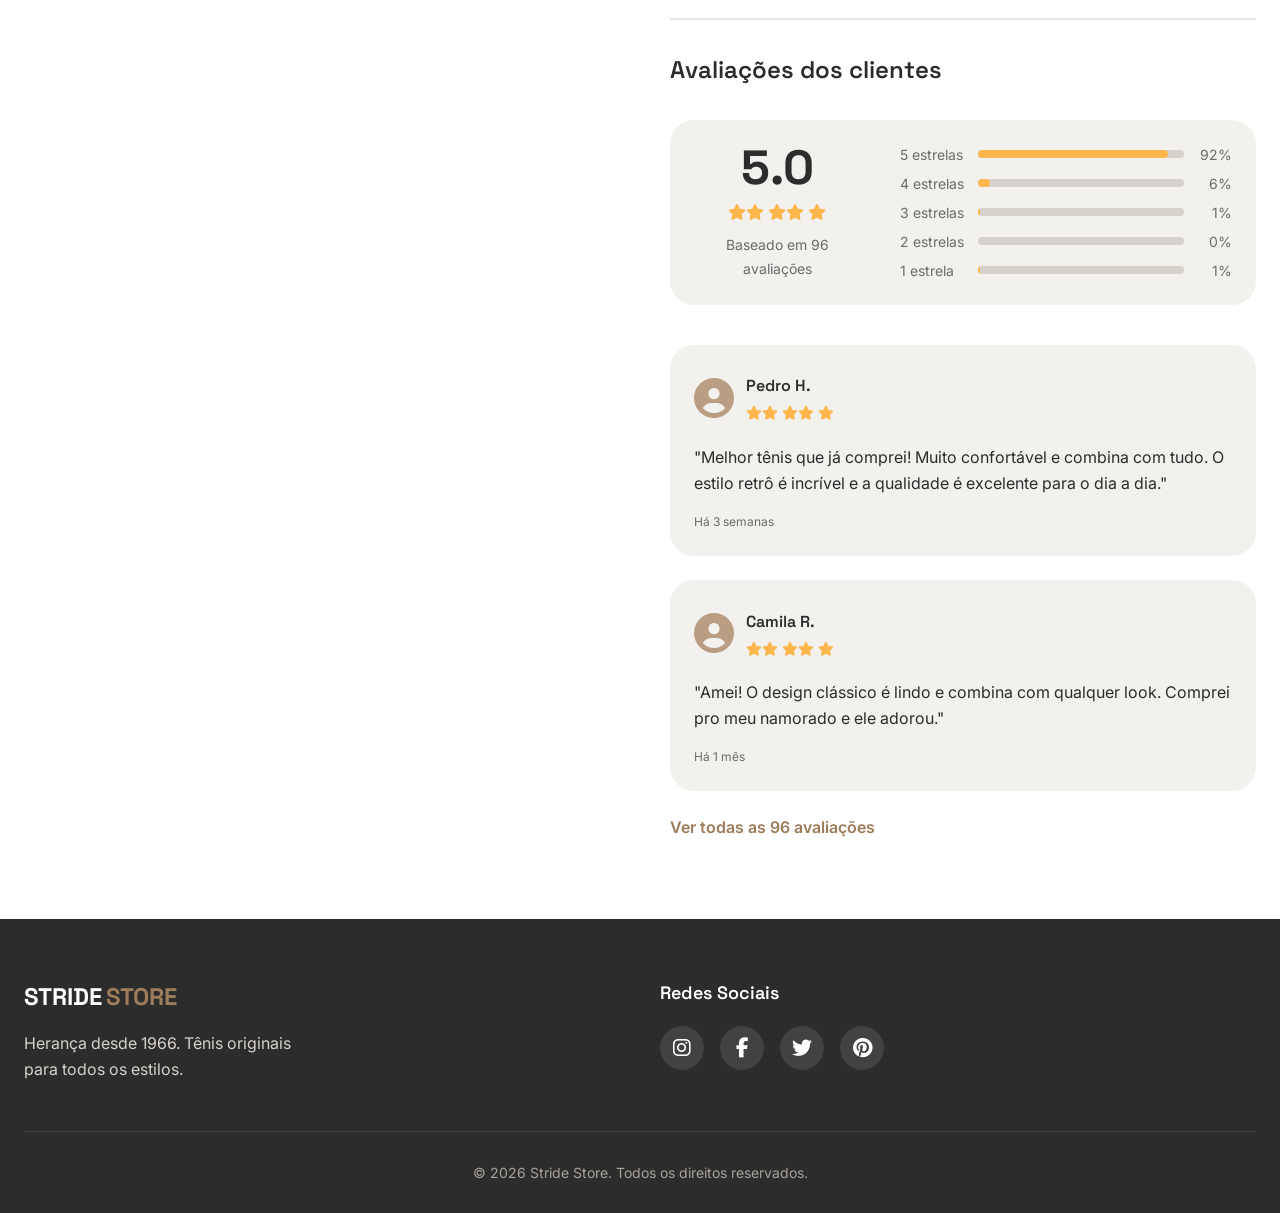
<file: tenis2.html>
<!DOCTYPE html>
<html lang="pt-BR">

<head>
    <meta charset="UTF-8">
    <meta name="viewport" content="width=device-width, initial-scale=1.0">
    <title>Converse Chuck 70 | Stride Store</title>

    <link rel="stylesheet" href="css/style.css">
    <link rel="stylesheet" href="css/cards.css">
    <link rel="stylesheet" href="css/components.css">

    <link rel="preconnect" href="https://fonts.googleapis.com">
    <link rel="preconnect" href="https://fonts.gstatic.com" crossorigin>
    <link
        href="https://fonts.googleapis.com/css2?family=Inter:wght@300;400;500;600;700&family=Space+Grotesk:wght@400;500;600;700&display=swap"
        rel="stylesheet">

    <link rel="stylesheet" href="https://cdnjs.cloudflare.com/ajax/libs/font-awesome/6.4.0/css/all.min.css">
</head>

<body data-product-id="tenis2">

    <div id="overlay"></div>
    <div id="toast-container"></div>

    <!-- Cart Drawer -->
    <aside id="cart-drawer" class="drawer" role="dialog" aria-label="Sacola de compras">
        <div class="drawer__header">
            <h2 class="drawer__title"><i class="fas fa-shopping-bag"></i> Sacola</h2>
            <button class="drawer__close js-close-drawer" data-drawer="cart-drawer" aria-label="Fechar sacola">
                <i class="fas fa-times"></i>
            </button>
        </div>
        <div class="drawer__body">
            <div class="js-cart-items"></div>
        </div>
        <div class="drawer__footer">
            <div class="cart-summary">
                <div class="cart-summary__row cart-summary__row--total">
                    <span>Total</span>
                    <span class="cart-summary__total-value js-cart-total">R$ 0,00</span>
                </div>
            </div>
            <button class="btn btn--primary btn--full js-checkout">
                <i class="fas fa-lock"></i>
                Finalizar compra
            </button>
        </div>
    </aside>

    <!-- Wishlist Drawer -->
    <aside id="wishlist-drawer" class="drawer" role="dialog" aria-label="Lista de favoritos">
        <div class="drawer__header">
            <h2 class="drawer__title"><i class="fas fa-heart"></i> Favoritos</h2>
            <button class="drawer__close js-close-drawer" data-drawer="wishlist-drawer" aria-label="Fechar favoritos">
                <i class="fas fa-times"></i>
            </button>
        </div>
        <div class="drawer__body">
            <div class="js-wishlist-items"></div>
        </div>
    </aside>

    <!-- Auth Modal -->
    <div id="auth-modal" class="modal" role="dialog" aria-label="Login e Cadastro">
        <div class="modal__box">
            <div class="modal__header">
                <div class="modal__logo">STRIDE <span>STORE</span></div>
                <button class="modal__close js-close-modal" data-modal="auth-modal" aria-label="Fechar">
                    <i class="fas fa-times"></i>
                </button>
            </div>
            <div class="auth-tabs">
                <button class="auth-tab js-auth-tab active" data-tab="login">Entrar</button>
                <button class="auth-tab js-auth-tab" data-tab="register">Cadastrar</button>
            </div>
            <div class="auth-panels">
                <div id="panel-login" class="auth-panel active">
                    <h3 class="auth-panel__title">Bem-vindo de volta</h3>
                    <p class="auth-panel__subtitle">Entre na sua conta para continuar</p>
                    <form id="login-form" novalidate>
                        <div class="form-group">
                            <label class="form-label" for="login-email">E-mail</label>
                            <input type="email" id="login-email" class="form-input" placeholder="seu@email.com"
                                required>
                        </div>
                        <div class="form-group">
                            <label class="form-label" for="login-password">Senha</label>
                            <input type="password" id="login-password" class="form-input" placeholder="••••••••"
                                required>
                        </div>
                        <span id="login-error" class="form-error"></span>
                        <button type="submit" class="btn btn--primary btn--full" style="margin-top: 8px;">
                            <i class="fas fa-sign-in-alt"></i> Entrar
                        </button>
                    </form>
                </div>
                <div id="panel-register" class="auth-panel">
                    <h3 class="auth-panel__title">Crie sua conta</h3>
                    <p class="auth-panel__subtitle">Rápido e gratuito</p>
                    <form id="register-form" novalidate>
                        <div class="form-group">
                            <label class="form-label" for="reg-name">Nome completo</label>
                            <input type="text" id="reg-name" class="form-input" placeholder="Seu nome" required>
                        </div>
                        <div class="form-group">
                            <label class="form-label" for="reg-email">E-mail</label>
                            <input type="email" id="reg-email" class="form-input" placeholder="seu@email.com" required>
                        </div>
                        <div class="form-group">
                            <label class="form-label" for="reg-password">Senha</label>
                            <input type="password" id="reg-password" class="form-input" placeholder="••••••••" required>
                        </div>
                        <div class="form-group">
                            <label class="form-label" for="reg-confirm">Confirmar senha</label>
                            <input type="password" id="reg-confirm" class="form-input" placeholder="••••••••" required>
                        </div>
                        <span id="reg-error" class="form-error"></span>
                        <button type="submit" class="btn btn--primary btn--full" style="margin-top: 8px;">
                            <i class="fas fa-user-plus"></i> Criar conta
                        </button>
                    </form>
                </div>
            </div>
        </div>
    </div>

    <header class="header">
        <div class="container header__container">
            <a href="index.html" class="header__logo">
                <span class="header__logo--stride">STRIDE</span>
                <span class="header__logo--store">STORE</span>
            </a>
            <nav class="header__nav">
                <ul class="header__menu">
                    <li><a href="index.html#hero" class="header__link">Início</a></li>
                    <li><a href="index.html#produtos" class="header__link">Produtos</a></li>
                    <li><a href="index.html#sobre" class="header__link">Sobre</a></li>
                    <li><a href="index.html#grupo" class="header__link">Grupo</a></li>
                </ul>
            </nav>
            <div class="header__icons">
                <a href="#" class="header__icon js-open-auth js-login-btn" aria-label="Entrar na conta">
                    <i class="far fa-user"></i>
                </a>
                <div class="user-menu-wrapper js-user-menu hidden">
                    <button class="user-menu-toggle js-user-menu-toggle" aria-label="Menu do usuário">
                        <div class="user-avatar"><i class="fas fa-user"></i></div>
                        <span class="js-user-name"></span>
                        <i class="fas fa-chevron-down" style="font-size:0.625rem;"></i>
                    </button>
                    <div class="user-dropdown">
                        <button class="user-dropdown__item"><i class="fas fa-user-circle"></i> Minha conta</button>
                        <button class="user-dropdown__item"><i class="fas fa-box"></i> Meus pedidos</button>
                        <div class="user-dropdown__divider"></div>
                        <button class="user-dropdown__item js-logout"><i class="fas fa-sign-out-alt"></i> Sair</button>
                    </div>
                </div>
                <a href="#" class="header__icon js-open-wishlist" aria-label="Favoritos">
                    <i class="far fa-heart"></i>
                </a>
                <div class="header__icon-wrapper">
                    <a href="#" class="header__icon js-open-cart" aria-label="Sacola">
                        <i class="fas fa-shopping-bag"></i>
                    </a>
                    <span class="cart-badge js-cart-count">0</span>
                </div>
            </div>
        </div>
    </header>

    <main class="detalhe">
        <div class="container">
            <a href="index.html#produtos" class="detalhe__voltar">
                <i class="fas fa-arrow-left"></i>
                Voltar para produtos
            </a>

            <div class="detalhe__grid">
                <div class="detalhe__gallery">
                    <div class="detalhe__main-image">
                        <img src="img/tenis2.jpg" alt="Converse Chuck 70 - Vista principal" class="detalhe__img">
                    </div>
                    <div class="detalhe__thumbnails">
                        <div class="detalhe__thumbnail active"><img src="img/tenis2.jpg" alt="Vista principal"></div>
                        <div class="detalhe__thumbnail"><img src="img/tenis2.jpg" alt="Vista lateral"></div>
                        <div class="detalhe__thumbnail"><img src="img/tenis2.jpg" alt="Detalhe da sola"></div>
                        <div class="detalhe__thumbnail"><img src="img/tenis2.jpg" alt="Detalhe da sidestripe"></div>
                    </div>
                </div>

                <div class="detalhe__info">
                    <div class="detalhe__header">
                        <span class="detalhe__tag">Canvas Vintage</span>
                        <button class="detalhe__wishlist js-wishlist-btn" aria-label="Adicionar aos favoritos"
                            data-product-id="tenis2" data-product-name="Converse Chuck 70"
                            data-product-price="R$ 389,90" data-product-img="img/tenis2.jpg">
                            <i class="far fa-heart"></i>
                        </button>
                    </div>

                    <h1 class="detalhe__title">Converse Chuck 70</h1>
                    <p class="detalhe__subtitle">Black White</p>

                    <div class="detalhe__rating">
                        <div class="detalhe__stars">
                            <i class="fas fa-star"></i><i class="fas fa-star"></i>
                            <i class="fas fa-star"></i><i class="fas fa-star"></i>
                            <i class="fas fa-star"></i>
                        </div>
                        <a href="#avaliacoes" class="detalhe__reviews-link">96 avaliações</a>
                    </div>

                    <div class="detalhe__price">
                        <span class="detalhe__price--current">R$ 389,90</span>
                        <span class="detalhe__price--installment">ou 7x de R$ 55,70 sem juros</span>
                        <span class="detalhe__price--cashback">5% de cashback na próxima compra</span>
                    </div>

                    <div class="detalhe__size">
                        <div class="detalhe__size-header">
                            <h3 class="detalhe__size-title">Selecione o tamanho:</h3>
                            <a href="#" class="detalhe__size-guide">Guia de medidas</a>
                        </div>
                        <div class="detalhe__size-grid">
                            <button class="detalhe__size-btn">34</button>
                            <button class="detalhe__size-btn">35</button>
                            <button class="detalhe__size-btn">36</button>
                            <button class="detalhe__size-btn">37</button>
                            <button class="detalhe__size-btn">38</button>
                            <button class="detalhe__size-btn">39</button>
                            <button class="detalhe__size-btn">40</button>
                            <button class="detalhe__size-btn">41</button>
                            <button class="detalhe__size-btn">42</button>
                            <button class="detalhe__size-btn disabled" disabled>43</button>
                            <button class="detalhe__size-btn">44</button>
                            <button class="detalhe__size-btn disabled" disabled>45</button>
                        </div>
                        <p class="detalhe__size-info"><i class="fas fa-truck"></i> Estimativa de entrega: 3-5 dias úteis
                        </p>
                    </div>

                    <div class="detalhe__actions">
                        <button class="btn btn--primary btn--full js-buy-now">
                            <i class="fas fa-shopping-bag"></i>
                            Comprar agora
                        </button>
                        <button class="btn btn--secondary btn--full js-add-cart">
                            <i class="fas fa-plus"></i>
                            Adicionar ao sacola
                        </button>
                    </div>

                    <div class="detalhe__benefits">
                        <div class="detalhe__benefit">
                            <i class="fas fa-undo-alt"></i>
                            <span>Troca grátis em 30 dias</span>
                        </div>
                        <div class="detalhe__benefit">
                            <i class="fas fa-shield-alt"></i>
                            <span>Produto original garantido</span>
                        </div>
                        <div class="detalhe__benefit">
                            <i class="fas fa-lock"></i>
                            <span>Compra segura</span>
                        </div>
                    </div>

                    <div class="detalhe__description">
                        <h3 class="detalhe__description-title">Descrição</h3>
                        <p class="detalhe__description-text">
                            O Converse Chuck 70 Vintage Canvas traz o design clássico e atemporal da Converse em uma
                            versão premium inspirada nos modelos originais dos anos 70. Com construção reforçada e
                            acabamento vintage, oferece mais conforto e durabilidade sem perder a essência do estilo
                            retrô. Perfeito para quem busca autenticidade e versatilidade no dia a dia.
                        </p>
                    </div>

                    <div class="detalhe__features">
                        <h3 class="detalhe__features-title">Características</h3>
                        <ul class="detalhe__features-list">
                            <li><i class="fas fa-check"></i> Cabedal em lona premium resistente</li>
                            <li><i class="fas fa-check"></i> Entressola mais alta com acabamento vintage</li>
                            <li><i class="fas fa-check"></i> Palmilha OrthoLite para maior conforto</li>
                            <li><i class="fas fa-check"></i> Solado de borracha vulcanizada antiderrapante</li>
                            <li><i class="fas fa-check"></i> Costuras reforçadas para maior durabilidade</li>
                            <li><i class="fas fa-check"></i> Biqueira de borracha icônica</li>
                        </ul>
                    </div>

                    <div id="avaliacoes" class="detalhe__reviews">
                        <h3 class="detalhe__reviews-title">Avaliações dos clientes</h3>
                        <div class="detalhe__review-summary">
                            <div class="detalhe__review-average">
                                <span class="detalhe__review-number">5.0</span>
                                <div class="detalhe__review-stars">
                                    <i class="fas fa-star"></i><i class="fas fa-star"></i>
                                    <i class="fas fa-star"></i><i class="fas fa-star"></i>
                                    <i class="fas fa-star"></i>
                                </div>
                                <span class="detalhe__review-count">Baseado em 96 avaliações</span>
                            </div>
                            <div class="detalhe__review-bars">
                                <div class="detalhe__review-bar">
                                    <span>5 estrelas</span>
                                    <div class="detalhe__bar">
                                        <div class="detalhe__bar-fill" style="width: 92%"></div>
                                    </div>
                                    <span>92%</span>
                                </div>
                                <div class="detalhe__review-bar">
                                    <span>4 estrelas</span>
                                    <div class="detalhe__bar">
                                        <div class="detalhe__bar-fill" style="width: 6%"></div>
                                    </div>
                                    <span>6%</span>
                                </div>
                                <div class="detalhe__review-bar">
                                    <span>3 estrelas</span>
                                    <div class="detalhe__bar">
                                        <div class="detalhe__bar-fill" style="width: 1%"></div>
                                    </div>
                                    <span>1%</span>
                                </div>
                                <div class="detalhe__review-bar">
                                    <span>2 estrelas</span>
                                    <div class="detalhe__bar">
                                        <div class="detalhe__bar-fill" style="width: 0%"></div>
                                    </div>
                                    <span>0%</span>
                                </div>
                                <div class="detalhe__review-bar">
                                    <span>1 estrela</span>
                                    <div class="detalhe__bar">
                                        <div class="detalhe__bar-fill" style="width: 1%"></div>
                                    </div>
                                    <span>1%</span>
                                </div>
                            </div>
                        </div>
                        <div class="detalhe__review-list">
                            <div class="detalhe__review-item">
                                <div class="detalhe__reviewer">
                                    <div class="detalhe__reviewer-avatar"><i class="fas fa-user-circle"></i></div>
                                    <div class="detalhe__reviewer-info">
                                        <h4>Pedro H.</h4>
                                        <div class="detalhe__reviewer-stars">
                                            <i class="fas fa-star"></i><i class="fas fa-star"></i>
                                            <i class="fas fa-star"></i><i class="fas fa-star"></i>
                                            <i class="fas fa-star"></i>
                                        </div>
                                    </div>
                                </div>
                                <p class="detalhe__review-comment">"Melhor tênis que já comprei! Muito confortável e
                                    combina com tudo. O estilo retrô é incrível e a qualidade é excelente para o dia a
                                    dia."</p>
                                <span class="detalhe__review-date">Há 3 semanas</span>
                            </div>
                            <div class="detalhe__review-item">
                                <div class="detalhe__reviewer">
                                    <div class="detalhe__reviewer-avatar"><i class="fas fa-user-circle"></i></div>
                                    <div class="detalhe__reviewer-info">
                                        <h4>Camila R.</h4>
                                        <div class="detalhe__reviewer-stars">
                                            <i class="fas fa-star"></i><i class="fas fa-star"></i>
                                            <i class="fas fa-star"></i><i class="fas fa-star"></i>
                                            <i class="fas fa-star"></i>
                                        </div>
                                    </div>
                                </div>
                                <p class="detalhe__review-comment">"Amei! O design clássico é lindo e combina com
                                    qualquer look. Comprei pro meu namorado e ele adorou."</p>
                                <span class="detalhe__review-date">Há 1 mês</span>
                            </div>
                        </div>
                        <a href="#" class="detalhe__reviews-more">Ver todas as 96 avaliações</a>
                    </div>
                </div>
            </div>
        </div>
    </main>

    <footer class="footer">
        <div class="container">
            <div class="footer__grid">
                <div class="footer__info">
                    <div class="footer__logo">
                        <span class="footer__logo--stride">STRIDE</span>
                        <span class="footer__logo--store">STORE</span>
                    </div>
                    <p class="footer__description">Herança desde 1966. Tênis originais para todos os estilos.</p>
                </div>
                <div class="footer__social">
                    <h4 class="footer__title">Redes Sociais</h4>
                    <div class="footer__social-links">
                        <a href="#" class="footer__social-link" aria-label="Instagram"><i
                                class="fab fa-instagram"></i></a>
                        <a href="#" class="footer__social-link" aria-label="Facebook"><i
                                class="fab fa-facebook-f"></i></a>
                        <a href="#" class="footer__social-link" aria-label="Twitter"><i class="fab fa-twitter"></i></a>
                        <a href="#" class="footer__social-link" aria-label="Pinterest"><i
                                class="fab fa-pinterest"></i></a>
                    </div>
                </div>
            </div>
            <div class="footer__bottom">
                <p class="footer__copyright">&copy; 2026 Stride Store. Todos os direitos reservados.</p>
            </div>
        </div>
    </footer>

    <script src="js/app.js"></script>
</body>

</html>
</file>
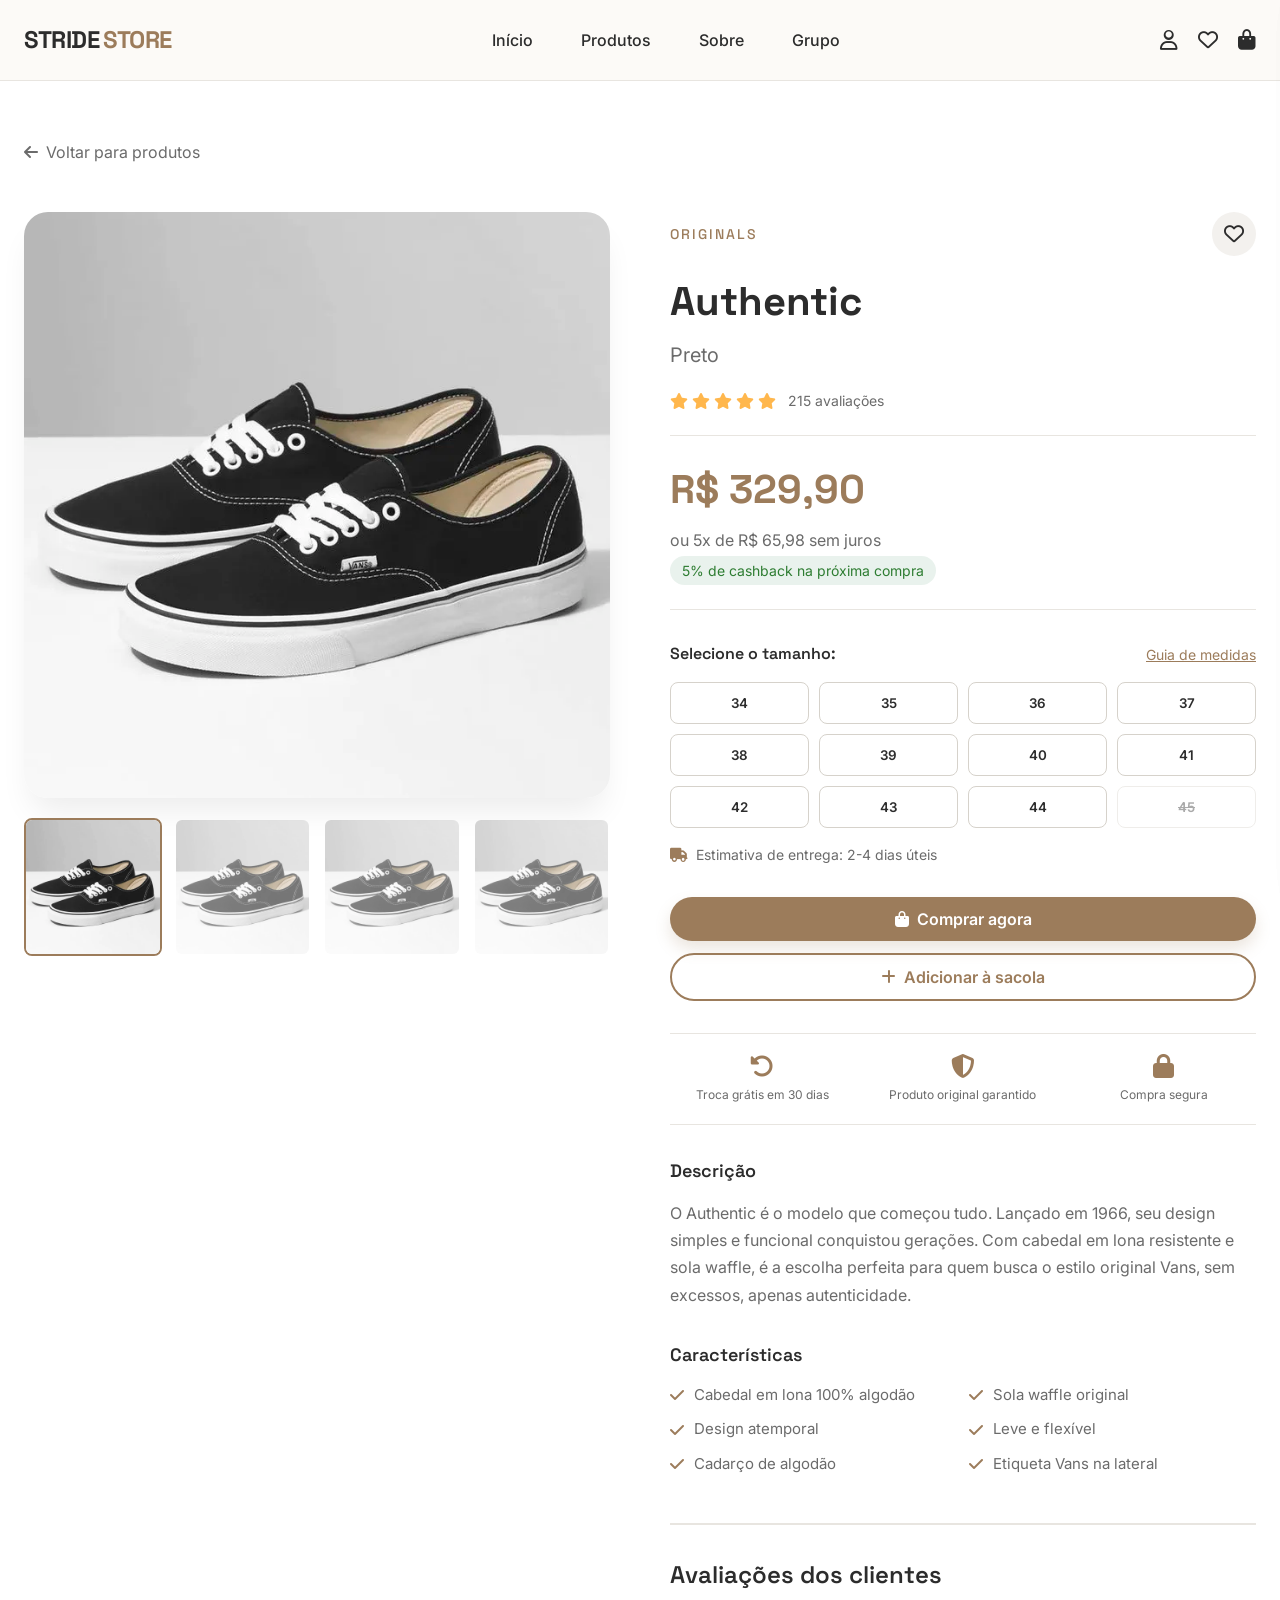
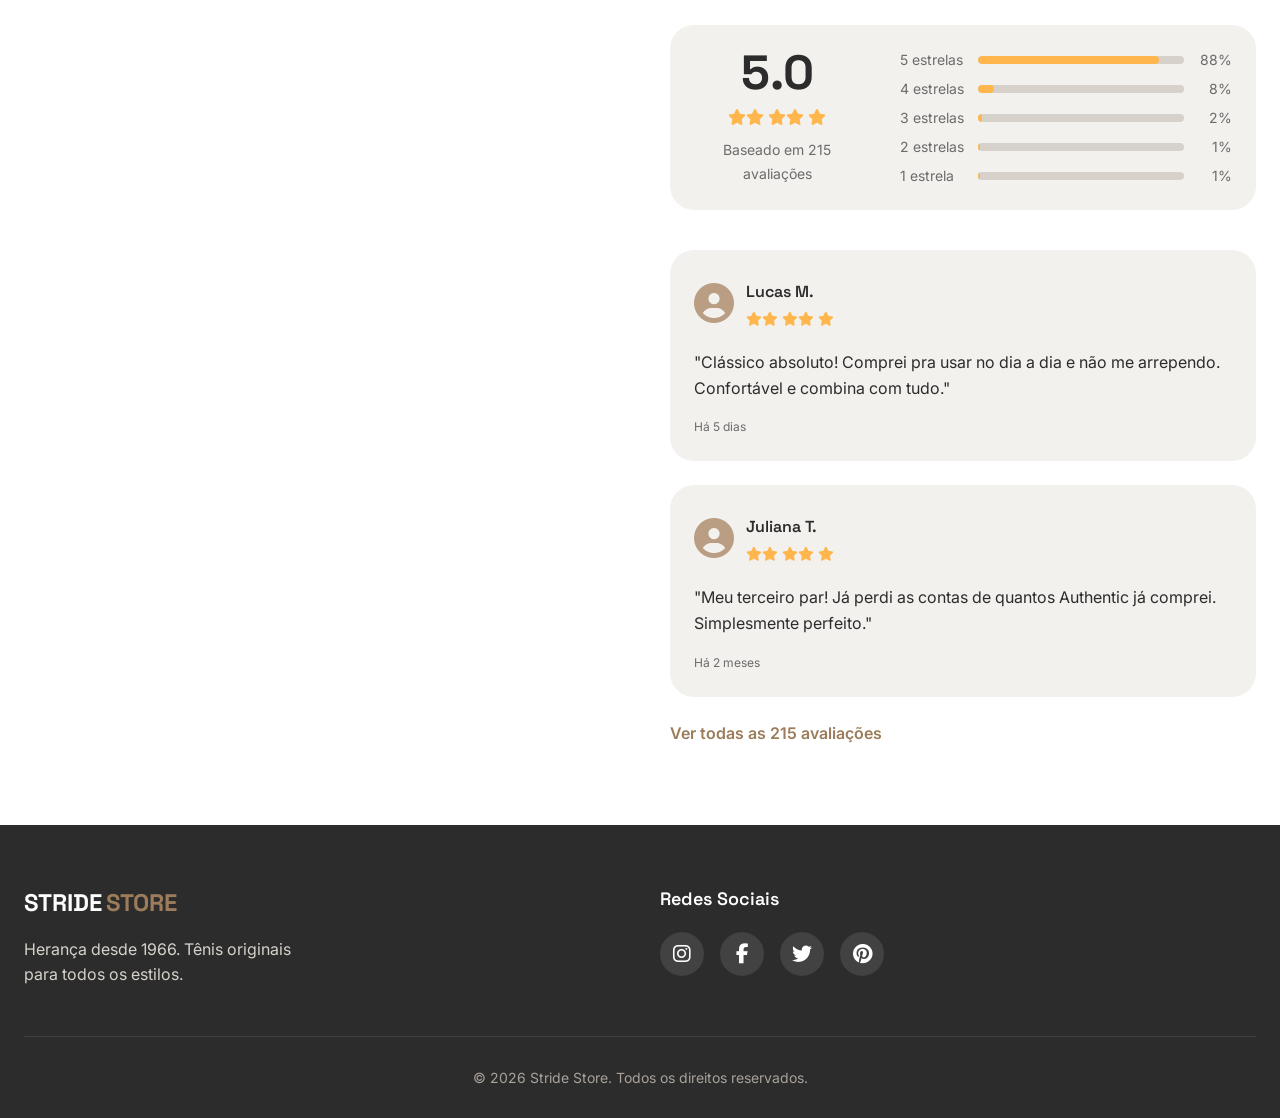
<file: tenis3.html>
<!DOCTYPE html>
<html lang="pt-BR">

<head>
    <meta charset="UTF-8">
    <meta name="viewport" content="width=device-width, initial-scale=1.0">
    <title>Authentic | Stride Store</title>

    <link rel="stylesheet" href="css/style.css">
    <link rel="stylesheet" href="css/cards.css">
    <link rel="stylesheet" href="css/components.css">

    <link rel="preconnect" href="https://fonts.googleapis.com">
    <link rel="preconnect" href="https://fonts.gstatic.com" crossorigin>
    <link
        href="https://fonts.googleapis.com/css2?family=Inter:wght@300;400;500;600;700&family=Space+Grotesk:wght@400;500;600;700&display=swap"
        rel="stylesheet">

    <link rel="stylesheet" href="https://cdnjs.cloudflare.com/ajax/libs/font-awesome/6.4.0/css/all.min.css">
</head>

<body data-product-id="tenis3">

    <div id="overlay"></div>
    <div id="toast-container"></div>

    <!-- Cart Drawer -->
    <aside id="cart-drawer" class="drawer" role="dialog" aria-label="Sacola de compras">
        <div class="drawer__header">
            <h2 class="drawer__title"><i class="fas fa-shopping-bag"></i> Sacola</h2>
            <button class="drawer__close js-close-drawer" data-drawer="cart-drawer" aria-label="Fechar sacola">
                <i class="fas fa-times"></i>
            </button>
        </div>
        <div class="drawer__body">
            <div class="js-cart-items"></div>
        </div>
        <div class="drawer__footer">
            <div class="cart-summary">
                <div class="cart-summary__row cart-summary__row--total">
                    <span>Total</span>
                    <span class="cart-summary__total-value js-cart-total">R$ 0,00</span>
                </div>
            </div>
            <button class="btn btn--primary btn--full js-checkout">
                <i class="fas fa-lock"></i>
                Finalizar compra
            </button>
        </div>
    </aside>

    <!-- Wishlist Drawer -->
    <aside id="wishlist-drawer" class="drawer" role="dialog" aria-label="Lista de favoritos">
        <div class="drawer__header">
            <h2 class="drawer__title"><i class="fas fa-heart"></i> Favoritos</h2>
            <button class="drawer__close js-close-drawer" data-drawer="wishlist-drawer" aria-label="Fechar favoritos">
                <i class="fas fa-times"></i>
            </button>
        </div>
        <div class="drawer__body">
            <div class="js-wishlist-items"></div>
        </div>
    </aside>

    <!-- Auth Modal -->
    <div id="auth-modal" class="modal" role="dialog" aria-label="Login e Cadastro">
        <div class="modal__box">
            <div class="modal__header">
                <div class="modal__logo">STRIDE <span>STORE</span></div>
                <button class="modal__close js-close-modal" data-modal="auth-modal" aria-label="Fechar">
                    <i class="fas fa-times"></i>
                </button>
            </div>
            <div class="auth-tabs">
                <button class="auth-tab js-auth-tab active" data-tab="login">Entrar</button>
                <button class="auth-tab js-auth-tab" data-tab="register">Cadastrar</button>
            </div>
            <div class="auth-panels">
                <div id="panel-login" class="auth-panel active">
                    <h3 class="auth-panel__title">Bem-vindo de volta</h3>
                    <p class="auth-panel__subtitle">Entre na sua conta para continuar</p>
                    <form id="login-form" novalidate>
                        <div class="form-group">
                            <label class="form-label" for="login-email">E-mail</label>
                            <input type="email" id="login-email" class="form-input" placeholder="seu@email.com"
                                required>
                        </div>
                        <div class="form-group">
                            <label class="form-label" for="login-password">Senha</label>
                            <input type="password" id="login-password" class="form-input" placeholder="••••••••"
                                required>
                        </div>
                        <span id="login-error" class="form-error"></span>
                        <button type="submit" class="btn btn--primary btn--full" style="margin-top: 8px;">
                            <i class="fas fa-sign-in-alt"></i> Entrar
                        </button>
                    </form>
                </div>
                <div id="panel-register" class="auth-panel">
                    <h3 class="auth-panel__title">Crie sua conta</h3>
                    <p class="auth-panel__subtitle">Rápido e gratuito</p>
                    <form id="register-form" novalidate>
                        <div class="form-group">
                            <label class="form-label" for="reg-name">Nome completo</label>
                            <input type="text" id="reg-name" class="form-input" placeholder="Seu nome" required>
                        </div>
                        <div class="form-group">
                            <label class="form-label" for="reg-email">E-mail</label>
                            <input type="email" id="reg-email" class="form-input" placeholder="seu@email.com" required>
                        </div>
                        <div class="form-group">
                            <label class="form-label" for="reg-password">Senha</label>
                            <input type="password" id="reg-password" class="form-input" placeholder="••••••••" required>
                        </div>
                        <div class="form-group">
                            <label class="form-label" for="reg-confirm">Confirmar senha</label>
                            <input type="password" id="reg-confirm" class="form-input" placeholder="••••••••" required>
                        </div>
                        <span id="reg-error" class="form-error"></span>
                        <button type="submit" class="btn btn--primary btn--full" style="margin-top: 8px;">
                            <i class="fas fa-user-plus"></i> Criar conta
                        </button>
                    </form>
                </div>
            </div>
        </div>
    </div>

    <header class="header">
        <div class="container header__container">
            <a href="index.html" class="header__logo">
                <span class="header__logo--stride">STRIDE</span>
                <span class="header__logo--store">STORE</span>
            </a>
            <nav class="header__nav">
                <ul class="header__menu">
                    <li><a href="index.html#hero" class="header__link">Início</a></li>
                    <li><a href="index.html#produtos" class="header__link">Produtos</a></li>
                    <li><a href="index.html#sobre" class="header__link">Sobre</a></li>
                    <li><a href="index.html#grupo" class="header__link">Grupo</a></li>
                </ul>
            </nav>
            <div class="header__icons">
                <a href="#" class="header__icon js-open-auth js-login-btn" aria-label="Entrar na conta">
                    <i class="far fa-user"></i>
                </a>
                <div class="user-menu-wrapper js-user-menu hidden">
                    <button class="user-menu-toggle js-user-menu-toggle" aria-label="Menu do usuário">
                        <div class="user-avatar"><i class="fas fa-user"></i></div>
                        <span class="js-user-name"></span>
                        <i class="fas fa-chevron-down" style="font-size:0.625rem;"></i>
                    </button>
                    <div class="user-dropdown">
                        <button class="user-dropdown__item"><i class="fas fa-user-circle"></i> Minha conta</button>
                        <button class="user-dropdown__item"><i class="fas fa-box"></i> Meus pedidos</button>
                        <div class="user-dropdown__divider"></div>
                        <button class="user-dropdown__item js-logout"><i class="fas fa-sign-out-alt"></i> Sair</button>
                    </div>
                </div>
                <a href="#" class="header__icon js-open-wishlist" aria-label="Favoritos">
                    <i class="far fa-heart"></i>
                </a>
                <div class="header__icon-wrapper">
                    <a href="#" class="header__icon js-open-cart" aria-label="Sacola">
                        <i class="fas fa-shopping-bag"></i>
                    </a>
                    <span class="cart-badge js-cart-count">0</span>
                </div>
            </div>
        </div>
    </header>

    <main class="detalhe">
        <div class="container">
            <a href="index.html#produtos" class="detalhe__voltar">
                <i class="fas fa-arrow-left"></i>
                Voltar para produtos
            </a>

            <div class="detalhe__grid">
                <div class="detalhe__gallery">
                    <div class="detalhe__main-image">
                        <img src="img/tenis3.jpg" alt="Vans Authentic Preto - Vista principal" class="detalhe__img">
                    </div>
                    <div class="detalhe__thumbnails">
                        <div class="detalhe__thumbnail active"><img src="img/tenis3.jpg" alt="Vista principal"></div>
                        <div class="detalhe__thumbnail"><img src="img/tenis3.jpg" alt="Vista lateral"></div>
                        <div class="detalhe__thumbnail"><img src="img/tenis3.jpg" alt="Detalhe da sola"></div>
                        <div class="detalhe__thumbnail"><img src="img/tenis3.jpg" alt="Detalhe da etiqueta"></div>
                    </div>
                </div>

                <div class="detalhe__info">
                    <div class="detalhe__header">
                        <span class="detalhe__tag">Originals</span>
                        <button class="detalhe__wishlist js-wishlist-btn" aria-label="Adicionar aos favoritos"
                            data-product-id="tenis3" data-product-name="Authentic" data-product-price="R$ 329,90"
                            data-product-img="img/tenis3.jpg">
                            <i class="far fa-heart"></i>
                        </button>
                    </div>

                    <h1 class="detalhe__title">Authentic</h1>
                    <p class="detalhe__subtitle">Preto</p>

                    <div class="detalhe__rating">
                        <div class="detalhe__stars">
                            <i class="fas fa-star"></i><i class="fas fa-star"></i>
                            <i class="fas fa-star"></i><i class="fas fa-star"></i>
                            <i class="fas fa-star"></i>
                        </div>
                        <a href="#avaliacoes" class="detalhe__reviews-link">215 avaliações</a>
                    </div>

                    <div class="detalhe__price">
                        <span class="detalhe__price--current">R$ 329,90</span>
                        <span class="detalhe__price--installment">ou 5x de R$ 65,98 sem juros</span>
                        <span class="detalhe__price--cashback">5% de cashback na próxima compra</span>
                    </div>

                    <div class="detalhe__size">
                        <div class="detalhe__size-header">
                            <h3 class="detalhe__size-title">Selecione o tamanho:</h3>
                            <a href="#" class="detalhe__size-guide">Guia de medidas</a>
                        </div>
                        <div class="detalhe__size-grid">
                            <button class="detalhe__size-btn">34</button>
                            <button class="detalhe__size-btn">35</button>
                            <button class="detalhe__size-btn">36</button>
                            <button class="detalhe__size-btn">37</button>
                            <button class="detalhe__size-btn">38</button>
                            <button class="detalhe__size-btn">39</button>
                            <button class="detalhe__size-btn">40</button>
                            <button class="detalhe__size-btn">41</button>
                            <button class="detalhe__size-btn">42</button>
                            <button class="detalhe__size-btn">43</button>
                            <button class="detalhe__size-btn">44</button>
                            <button class="detalhe__size-btn disabled" disabled>45</button>
                        </div>
                        <p class="detalhe__size-info"><i class="fas fa-truck"></i> Estimativa de entrega: 2-4 dias úteis
                        </p>
                    </div>

                    <div class="detalhe__actions">
                        <button class="btn btn--primary btn--full js-buy-now">
                            <i class="fas fa-shopping-bag"></i>
                            Comprar agora
                        </button>
                        <button class="btn btn--secondary btn--full js-add-cart">
                            <i class="fas fa-plus"></i>
                            Adicionar à sacola
                        </button>
                    </div>

                    <div class="detalhe__benefits">
                        <div class="detalhe__benefit">
                            <i class="fas fa-undo-alt"></i>
                            <span>Troca grátis em 30 dias</span>
                        </div>
                        <div class="detalhe__benefit">
                            <i class="fas fa-shield-alt"></i>
                            <span>Produto original garantido</span>
                        </div>
                        <div class="detalhe__benefit">
                            <i class="fas fa-lock"></i>
                            <span>Compra segura</span>
                        </div>
                    </div>

                    <div class="detalhe__description">
                        <h3 class="detalhe__description-title">Descrição</h3>
                        <p class="detalhe__description-text">
                            O Authentic é o modelo que começou tudo. Lançado em 1966, seu design simples e funcional
                            conquistou gerações. Com cabedal em lona resistente e sola waffle, é a escolha perfeita para
                            quem busca o estilo original Vans, sem excessos, apenas autenticidade.
                        </p>
                    </div>

                    <div class="detalhe__features">
                        <h3 class="detalhe__features-title">Características</h3>
                        <ul class="detalhe__features-list">
                            <li><i class="fas fa-check"></i> Cabedal em lona 100% algodão</li>
                            <li><i class="fas fa-check"></i> Sola waffle original</li>
                            <li><i class="fas fa-check"></i> Design atemporal</li>
                            <li><i class="fas fa-check"></i> Leve e flexível</li>
                            <li><i class="fas fa-check"></i> Cadarço de algodão</li>
                            <li><i class="fas fa-check"></i> Etiqueta Vans na lateral</li>
                        </ul>
                    </div>

                    <div id="avaliacoes" class="detalhe__reviews">
                        <h3 class="detalhe__reviews-title">Avaliações dos clientes</h3>
                        <div class="detalhe__review-summary">
                            <div class="detalhe__review-average">
                                <span class="detalhe__review-number">5.0</span>
                                <div class="detalhe__review-stars">
                                    <i class="fas fa-star"></i><i class="fas fa-star"></i>
                                    <i class="fas fa-star"></i><i class="fas fa-star"></i>
                                    <i class="fas fa-star"></i>
                                </div>
                                <span class="detalhe__review-count">Baseado em 215 avaliações</span>
                            </div>
                            <div class="detalhe__review-bars">
                                <div class="detalhe__review-bar">
                                    <span>5 estrelas</span>
                                    <div class="detalhe__bar">
                                        <div class="detalhe__bar-fill" style="width: 88%"></div>
                                    </div>
                                    <span>88%</span>
                                </div>
                                <div class="detalhe__review-bar">
                                    <span>4 estrelas</span>
                                    <div class="detalhe__bar">
                                        <div class="detalhe__bar-fill" style="width: 8%"></div>
                                    </div>
                                    <span>8%</span>
                                </div>
                                <div class="detalhe__review-bar">
                                    <span>3 estrelas</span>
                                    <div class="detalhe__bar">
                                        <div class="detalhe__bar-fill" style="width: 2%"></div>
                                    </div>
                                    <span>2%</span>
                                </div>
                                <div class="detalhe__review-bar">
                                    <span>2 estrelas</span>
                                    <div class="detalhe__bar">
                                        <div class="detalhe__bar-fill" style="width: 1%"></div>
                                    </div>
                                    <span>1%</span>
                                </div>
                                <div class="detalhe__review-bar">
                                    <span>1 estrela</span>
                                    <div class="detalhe__bar">
                                        <div class="detalhe__bar-fill" style="width: 1%"></div>
                                    </div>
                                    <span>1%</span>
                                </div>
                            </div>
                        </div>
                        <div class="detalhe__review-list">
                            <div class="detalhe__review-item">
                                <div class="detalhe__reviewer">
                                    <div class="detalhe__reviewer-avatar"><i class="fas fa-user-circle"></i></div>
                                    <div class="detalhe__reviewer-info">
                                        <h4>Lucas M.</h4>
                                        <div class="detalhe__reviewer-stars">
                                            <i class="fas fa-star"></i><i class="fas fa-star"></i>
                                            <i class="fas fa-star"></i><i class="fas fa-star"></i>
                                            <i class="fas fa-star"></i>
                                        </div>
                                    </div>
                                </div>
                                <p class="detalhe__review-comment">"Clássico absoluto! Comprei pra usar no dia a dia e
                                    não me arrependo. Confortável e combina com tudo."</p>
                                <span class="detalhe__review-date">Há 5 dias</span>
                            </div>
                            <div class="detalhe__review-item">
                                <div class="detalhe__reviewer">
                                    <div class="detalhe__reviewer-avatar"><i class="fas fa-user-circle"></i></div>
                                    <div class="detalhe__reviewer-info">
                                        <h4>Juliana T.</h4>
                                        <div class="detalhe__reviewer-stars">
                                            <i class="fas fa-star"></i><i class="fas fa-star"></i>
                                            <i class="fas fa-star"></i><i class="fas fa-star"></i>
                                            <i class="fas fa-star"></i>
                                        </div>
                                    </div>
                                </div>
                                <p class="detalhe__review-comment">"Meu terceiro par! Já perdi as contas de quantos
                                    Authentic já comprei. Simplesmente perfeito."</p>
                                <span class="detalhe__review-date">Há 2 meses</span>
                            </div>
                        </div>
                        <a href="#" class="detalhe__reviews-more">Ver todas as 215 avaliações</a>
                    </div>
                </div>
            </div>
        </div>
    </main>

    <footer class="footer">
        <div class="container">
            <div class="footer__grid">
                <div class="footer__info">
                    <div class="footer__logo">
                        <span class="footer__logo--stride">STRIDE</span>
                        <span class="footer__logo--store">STORE</span>
                    </div>
                    <p class="footer__description">Herança desde 1966. Tênis originais para todos os estilos.</p>
                </div>
                <div class="footer__social">
                    <h4 class="footer__title">Redes Sociais</h4>
                    <div class="footer__social-links">
                        <a href="#" class="footer__social-link" aria-label="Instagram"><i
                                class="fab fa-instagram"></i></a>
                        <a href="#" class="footer__social-link" aria-label="Facebook"><i
                                class="fab fa-facebook-f"></i></a>
                        <a href="#" class="footer__social-link" aria-label="Twitter"><i class="fab fa-twitter"></i></a>
                        <a href="#" class="footer__social-link" aria-label="Pinterest"><i
                                class="fab fa-pinterest"></i></a>
                    </div>
                </div>
            </div>
            <div class="footer__bottom">
                <p class="footer__copyright">&copy; 2026 Stride Store. Todos os direitos reservados.</p>
            </div>
        </div>
    </footer>

    <script src="js/app.js"></script>
</body>

</html>
</file>
<file: css/style.css>
/* === VARIÁVEIS GLOBAIS === */
:root {
    /* Cores principais - Paleta unissex e elegante */
    --color-bg: #fcfaf7;
    /* Fundo principal - off-white quente */
    --color-surface: #ffffff;
    /* Superfícies - branco puro */
    --color-text: #2c2c2c;
    /* Texto principal - quase preto */
    --color-text-light: #6b6b6b;
    /* Texto secundário - cinza suave */

    /* Cores de destaque - tons terrosos */
    --color-primary: #9c7c5b;
    /* Marrom médio - terroso */
    --color-primary-dark: #7e6245;
    /* Marrom escuro */
    --color-primary-light: #b99e83;
    /* Marrom claro */
    --color-primary-soft: #e6d9ce;
    /* Marrom bem claro para fundos */

    /* Cores de feedback */
    --color-success: #2e7d32;
    --color-warning: #ffb74d;
    --color-error: #d32f2f;

    /* Cores neutras */
    --color-gray-100: #f3f1ee;
    --color-gray-200: #e8e5e0;
    --color-gray-300: #d6d2cb;
    --color-gray-400: #a8a29b;
    --color-gray-500: #7a756d;

    /* Sombras */
    --shadow-sm: 0 4px 12px rgba(0, 0, 0, 0.03);
    --shadow-md: 0 8px 24px rgba(0, 0, 0, 0.05);
    --shadow-lg: 0 20px 32px -8px rgba(0, 0, 0, 0.08);
    --shadow-hover: 0 30px 40px -15px rgba(0, 0, 0, 0.15);

    /* Bordas */
    --radius-sm: 8px;
    --radius-md: 16px;
    --radius-lg: 24px;
    --radius-full: 999px;

    /* Transições */
    --transition-fast: 0.2s ease;
    --transition-normal: 0.3s ease;
    --transition-slow: 0.5s ease;

    /* Tipografia */
    --font-primary: 'Inter', sans-serif;
    --font-display: 'Space Grotesk', sans-serif;
}

/* === RESET === */
* {
    margin: 0;
    padding: 0;
    box-sizing: border-box;
}

html {
    scroll-behavior: smooth;
}

body {
    font-family: var(--font-primary);
    background-color: var(--color-bg);
    color: var(--color-text);
    line-height: 1.5;
    font-weight: 400;
}

img {
    max-width: 100%;
    height: auto;
    display: block;
}

a {
    text-decoration: none;
    color: inherit;
}

ul {
    list-style: none;
}

button {
    background: none;
    border: none;
    cursor: pointer;
    font-family: inherit;
}

/* === CONTAINER === */
.container {
    width: 100%;
    max-width: 1280px;
    margin: 0 auto;
    padding: 0 24px;
}

/* === HEADER === */
.header {
    position: fixed;
    top: 0;
    left: 0;
    width: 100%;
    background-color: rgba(252, 250, 247, 0.95);
    backdrop-filter: blur(10px);
    z-index: 1000;
    border-bottom: 1px solid var(--color-gray-200);
}

.header__container {
    display: flex;
    align-items: center;
    justify-content: space-between;
    height: 80px;
}

.header__logo {
    display: flex;
    align-items: baseline;
    gap: 4px;
    font-family: var(--font-display);
    font-weight: 700;
    font-size: 1.5rem;
    letter-spacing: -0.5px;
}

.header__logo--stride {
    color: var(--color-text);
}

.header__logo--store {
    color: var(--color-primary);
}

.header__nav {
    display: flex;
    align-items: center;
}

.header__menu {
    display: flex;
    gap: 48px;
}

.header__link {
    font-weight: 500;
    font-size: 1rem;
    color: var(--color-text);
    transition: color var(--transition-fast);
    position: relative;
}

.header__link::after {
    content: '';
    position: absolute;
    bottom: -4px;
    left: 0;
    width: 0;
    height: 2px;
    background-color: var(--color-primary);
    transition: width var(--transition-normal);
}

.header__link:hover {
    color: var(--color-primary);
}

.header__link:hover::after {
    width: 100%;
}

.header__icons {
    display: flex;
    gap: 20px;
}

.header__icon {
    position: relative;
    font-size: 1.25rem;
    color: var(--color-text);
    transition: all var(--transition-fast);
}

.header__icon:hover {
    color: var(--color-primary);
    transform: scale(1.1);
}

.header__badge {
    position: absolute;
    top: -8px;
    right: -8px;
    background-color: var(--color-primary);
    color: white;
    font-size: 0.7rem;
    font-weight: 600;
    width: 18px;
    height: 18px;
    border-radius: 50%;
    display: flex;
    align-items: center;
    justify-content: center;
    transition: all var(--transition-fast);
}

.header__icon--user {
    font-size: 1.4rem;
}

.header__user-welcome {
    display: none;
    align-items: center;
    gap: 8px;
    margin-right: 16px;
    font-size: 0.9rem;
    color: var(--color-primary);
    font-weight: 500;
}

.header__user-welcome.active {
    display: flex;
}

.header__user-welcome i {
    font-size: 1.1rem;
}

.header__user-logout {
    color: var(--color-text-light);
    font-size: 0.8rem;
    cursor: pointer;
    transition: color var(--transition-fast);
}

.header__user-logout:hover {
    color: var(--color-error);
}

/* === HERO SECTION === */
.hero {
    position: relative;
    min-height: 100vh;
    display: flex;
    align-items: center;
    padding: 120px 0 80px;
    overflow: hidden;
}

.hero__background {
    position: absolute;
    top: 0;
    right: 0;
    width: 50%;
    height: 100%;
    background: linear-gradient(135deg, var(--color-gray-100) 0%, var(--color-gray-200) 100%);
    z-index: -1;
    clip-path: polygon(25% 0%, 100% 0%, 100% 100%, 0% 100%);
}

.hero__container {
    display: grid;
    grid-template-columns: 1fr 1fr;
    gap: 60px;
    align-items: center;
}

.hero__content {
    max-width: 540px;
}

.hero__tag {
    display: inline-block;
    font-family: var(--font-display);
    font-weight: 500;
    font-size: 0.875rem;
    text-transform: uppercase;
    letter-spacing: 2px;
    color: var(--color-primary);
    margin-bottom: 20px;
}

.hero__title {
    font-family: var(--font-display);
    font-size: 3.5rem;
    font-weight: 700;
    line-height: 1.1;
    margin-bottom: 24px;
    color: var(--color-text);
}

.hero__title--highlight {
    color: var(--color-primary);
    position: relative;
    display: inline-block;
}

.hero__title--highlight::after {
    content: '';
    position: absolute;
    bottom: 4px;
    left: 0;
    width: 100%;
    height: 8px;
    background-color: rgba(156, 124, 91, 0.2);
    z-index: -1;
}

.hero__description {
    font-size: 1.125rem;
    color: var(--color-text-light);
    margin-bottom: 32px;
    line-height: 1.6;
}

.hero__image-wrapper {
    position: relative;
    border-radius: var(--radius-lg);
    overflow: hidden;
    box-shadow: var(--shadow-lg);
    animation: float 6s ease-in-out infinite;
}

.hero__image-wrapper::before {
    content: '';
    position: absolute;
    top: 0;
    left: 0;
    width: 100%;
    height: 100%;
    background: linear-gradient(45deg, transparent 50%, rgba(156, 124, 91, 0.1) 100%);
    z-index: 1;
}

.hero__img {
    width: 100%;
    height: auto;
    transition: transform var(--transition-slow);
}

.hero__image-wrapper:hover .hero__img {
    transform: scale(1.05);
}

@keyframes float {

    0%,
    100% {
        transform: translateY(0);
    }

    50% {
        transform: translateY(-15px);
    }
}

/* === SECTION HEADER === */
.section-header {
    text-align: center;
    max-width: 600px;
    margin: 0 auto 60px;
}

.section-header__tag {
    display: inline-block;
    font-family: var(--font-display);
    font-weight: 500;
    font-size: 0.875rem;
    text-transform: uppercase;
    letter-spacing: 2px;
    color: var(--color-primary);
    margin-bottom: 12px;
}

.section-header__title {
    font-family: var(--font-display);
    font-size: 2.5rem;
    font-weight: 700;
    margin-bottom: 16px;
    color: var(--color-text);
}

.section-header__title span {
    color: var(--color-primary);
}

.section-header__description {
    font-size: 1.125rem;
    color: var(--color-text-light);
    line-height: 1.6;
}

/* === PRODUTOS SECTION === */
.produtos {
    padding: 100px 0;
    background-color: var(--color-surface);
}

.produtos__grid {
    display: grid;
    grid-template-columns: repeat(3, 1fr);
    gap: 30px;
}

/* === SOBRE SECTION === */
.sobre {
    padding: 100px 0;
    background-color: var(--color-bg);
}

.sobre__grid {
    display: grid;
    grid-template-columns: 1fr 1fr;
    gap: 60px;
    align-items: center;
}

.sobre__content {
    max-width: 540px;
}

.sobre__text {
    font-size: 1.125rem;
    color: var(--color-text-light);
    line-height: 1.7;
    margin-bottom: 24px;
}

.sobre__features {
    margin-top: 32px;
}

.sobre__feature {
    display: flex;
    align-items: center;
    gap: 12px;
    margin-bottom: 16px;
    font-size: 1rem;
    color: var(--color-text);
}

.sobre__feature i {
    color: var(--color-primary);
    font-size: 1.25rem;
}

.sobre__image {
    position: relative;
    border-radius: var(--radius-lg);
    overflow: hidden;
    box-shadow: var(--shadow-lg);
}

.sobre__img {
    width: 100%;
    height: auto;
    transition: transform var(--transition-slow);
}

.sobre__image:hover .sobre__img {
    transform: scale(1.03);
}

/* === GRUPO SECTION === */
.grupo {
    padding: 100px 0;
    background-color: var(--color-surface);
}

.grupo__grid {
    display: grid;
    grid-template-columns: repeat(4, 1fr);
    gap: 30px;
    margin-top: 40px;
}

.membro {
    text-align: center;
    padding: 40px 24px;
    background-color: var(--color-bg);
    border-radius: var(--radius-lg);
    box-shadow: var(--shadow-sm);
    transition: all var(--transition-normal);
}

.membro:hover {
    transform: translateY(-8px);
    box-shadow: var(--shadow-hover);
}

.membro__avatar {
    width: 100px;
    height: 100px;
    margin: 0 auto 24px;
    background: linear-gradient(135deg, var(--color-primary-light) 0%, var(--color-primary) 100%);
    border-radius: 50%;
    display: flex;
    align-items: center;
    justify-content: center;
    font-size: 3rem;
    color: white;
}

.membro__nome {
    font-family: var(--font-display);
    font-size: 1.25rem;
    font-weight: 600;
    margin-bottom: 4px;
    color: var(--color-text);
}

.membro__sobrenome {
    font-size: 1rem;
    color: var(--color-text-light);
    margin-bottom: 16px;
}

.membro__email {
    font-size: 0.875rem;
    color: var(--color-primary);
    transition: color var(--transition-fast);
    word-break: break-all;
}

.membro__email:hover {
    color: var(--color-primary-dark);
    text-decoration: underline;
}

/* === BOTÕES GLOBAIS === */
.btn {
    display: inline-flex;
    align-items: center;
    justify-content: center;
    gap: 8px;
    padding: 14px 32px;
    border-radius: var(--radius-full);
    font-weight: 600;
    font-size: 1rem;
    transition: all var(--transition-normal);
    cursor: pointer;
    border: none;
    line-height: 1;
    white-space: nowrap;
}

.btn--full {
    width: 100%;
}

.btn--primary {
    background-color: var(--color-primary);
    color: white;
    box-shadow: 0 8px 16px rgba(156, 124, 91, 0.2);
}

.btn--primary:hover {
    background-color: var(--color-primary-dark);
    transform: translateY(-2px);
    box-shadow: 0 12px 24px rgba(156, 124, 91, 0.3);
}

.btn--primary i {
    transition: transform var(--transition-normal);
}

.btn--primary:hover i {
    transform: translateX(4px);
}

.btn--secondary {
    background-color: transparent;
    color: var(--color-primary);
    border: 2px solid var(--color-primary);
}

.btn--secondary:hover {
    background-color: var(--color-primary-soft);
    transform: translateY(-2px);
}

/* === PÁGINA DE DETALHE === */
.detalhe {
    padding: 140px 0 80px;
    min-height: 100vh;
    background-color: var(--color-surface);
}

.detalhe__voltar {
    display: inline-flex;
    align-items: center;
    gap: 8px;
    margin-bottom: 48px;
    color: var(--color-text-light);
    transition: color var(--transition-fast);
}

.detalhe__voltar:hover {
    color: var(--color-primary);
}

.detalhe__grid {
    display: grid;
    grid-template-columns: 1fr 1fr;
    gap: 60px;
    align-items: start;
}

/* Galeria */
.detalhe__gallery {
    position: sticky;
    top: 100px;
}

.detalhe__main-image {
    border-radius: var(--radius-lg);
    overflow: hidden;
    box-shadow: var(--shadow-lg);
    margin-bottom: 20px;
}

.detalhe__img {
    width: 100%;
    height: auto;
    transition: transform var(--transition-slow);
}

.detalhe__main-image:hover .detalhe__img {
    transform: scale(1.03);
}

.detalhe__thumbnails {
    display: grid;
    grid-template-columns: repeat(4, 1fr);
    gap: 12px;
}

.detalhe__thumbnail {
    border-radius: var(--radius-sm);
    overflow: hidden;
    cursor: pointer;
    opacity: 0.6;
    transition: all var(--transition-fast);
    border: 2px solid transparent;
}

.detalhe__thumbnail.active {
    opacity: 1;
    border-color: var(--color-primary);
}

.detalhe__thumbnail:hover {
    opacity: 1;
}

.detalhe__thumbnail img {
    width: 100%;
    height: auto;
}

/* Informações do Produto */
.detalhe__info {
    max-width: 600px;
}

.detalhe__header {
    display: flex;
    align-items: center;
    justify-content: space-between;
    margin-bottom: 16px;
}

.detalhe__tag {
    display: inline-block;
    font-family: var(--font-display);
    font-weight: 500;
    font-size: 0.875rem;
    text-transform: uppercase;
    letter-spacing: 2px;
    color: var(--color-primary);
}

.detalhe__wishlist {
    width: 44px;
    height: 44px;
    border-radius: 50%;
    background-color: var(--color-gray-100);
    color: var(--color-text);
    font-size: 1.25rem;
    display: flex;
    align-items: center;
    justify-content: center;
    transition: all var(--transition-fast);
}

.detalhe__wishlist:hover {
    background-color: var(--color-primary);
    color: white;
    transform: scale(1.1);
}

.detalhe__title {
    font-family: var(--font-display);
    font-size: 2.5rem;
    font-weight: 700;
    margin-bottom: 8px;
    color: var(--color-text);
}

.detalhe__subtitle {
    font-size: 1.25rem;
    color: var(--color-text-light);
    margin-bottom: 20px;
}

/* Avaliações */
.detalhe__rating {
    display: flex;
    align-items: center;
    gap: 12px;
    margin-bottom: 24px;
}

.detalhe__stars {
    display: flex;
    gap: 4px;
    color: var(--color-warning);
}

.detalhe__reviews-link {
    color: var(--color-text-light);
    font-size: 0.875rem;
    transition: color var(--transition-fast);
}

.detalhe__reviews-link:hover {
    color: var(--color-primary);
}

/* Preço */
.detalhe__price {
    margin-bottom: 32px;
    padding: 24px 0;
    border-top: 1px solid var(--color-gray-200);
    border-bottom: 1px solid var(--color-gray-200);
}

.detalhe__price--current {
    display: block;
    font-family: var(--font-display);
    font-size: 2.5rem;
    font-weight: 700;
    color: var(--color-primary);
    margin-bottom: 8px;
}

.detalhe__price--installment {
    display: block;
    font-size: 1rem;
    color: var(--color-text-light);
    margin-bottom: 4px;
}

.detalhe__price--cashback {
    display: inline-block;
    font-size: 0.875rem;
    color: var(--color-success);
    background-color: rgba(46, 125, 80, 0.1);
    padding: 4px 12px;
    border-radius: var(--radius-full);
}

/* Seleção de tamanho */
.detalhe__size {
    margin-bottom: 32px;
}

.detalhe__size-header {
    display: flex;
    align-items: center;
    justify-content: space-between;
    margin-bottom: 16px;
}

.detalhe__size-title {
    font-family: var(--font-display);
    font-size: 1rem;
    font-weight: 600;
    color: var(--color-text);
}

.detalhe__size-guide {
    font-size: 0.875rem;
    color: var(--color-primary);
    text-decoration: underline;
}

.detalhe__size-guide:hover {
    color: var(--color-primary-dark);
}

.detalhe__size-grid {
    display: grid;
    grid-template-columns: repeat(4, 1fr);
    gap: 10px;
    margin-bottom: 16px;
}

.detalhe__size-btn {
    padding: 12px;
    border: 1.5px solid var(--color-gray-300);
    border-radius: var(--radius-sm);
    background: white;
    font-weight: 600;
    color: var(--color-text);
    transition: all var(--transition-fast);
    cursor: pointer;
}

.detalhe__size-btn:hover:not(.disabled) {
    border-color: var(--color-primary);
    background-color: var(--color-primary-soft);
    transform: scale(1.02);
}

.detalhe__size-btn.selected {
    background-color: var(--color-primary);
    border-color: var(--color-primary);
    color: white;
}

.detalhe__size-btn.disabled {
    opacity: 0.4;
    cursor: not-allowed;
    text-decoration: line-through;
}

.detalhe__size-info {
    font-size: 0.875rem;
    color: var(--color-text-light);
    display: flex;
    align-items: center;
    gap: 8px;
}

.detalhe__size-info i {
    color: var(--color-primary);
}

/* Botões de ação */
.detalhe__actions {
    display: flex;
    flex-direction: column;
    gap: 12px;
    margin-bottom: 32px;
}

/* Benefícios */
.detalhe__benefits {
    display: grid;
    grid-template-columns: repeat(3, 1fr);
    gap: 16px;
    padding: 20px 0;
    border-top: 1px solid var(--color-gray-200);
    border-bottom: 1px solid var(--color-gray-200);
    margin-bottom: 32px;
}

.detalhe__benefit {
    text-align: center;
}

.detalhe__benefit i {
    font-size: 1.5rem;
    color: var(--color-primary);
    margin-bottom: 8px;
}

.detalhe__benefit span {
    display: block;
    font-size: 0.75rem;
    color: var(--color-text-light);
}

/* Descrição e Características */
.detalhe__description,
.detalhe__features {
    margin-bottom: 32px;
}

.detalhe__description-title,
.detalhe__features-title {
    font-family: var(--font-display);
    font-size: 1.125rem;
    font-weight: 600;
    margin-bottom: 16px;
    color: var(--color-text);
}

.detalhe__description-text {
    font-size: 1rem;
    color: var(--color-text-light);
    line-height: 1.7;
}

.detalhe__features-list {
    list-style: none;
    display: grid;
    grid-template-columns: repeat(2, 1fr);
    gap: 12px;
}

.detalhe__features-list li {
    display: flex;
    align-items: center;
    gap: 10px;
    font-size: 0.9375rem;
    color: var(--color-text-light);
}

.detalhe__features-list i {
    color: var(--color-primary);
    font-size: 1rem;
}

/* Seção de Avaliações */
.detalhe__reviews {
    margin-top: 48px;
    padding-top: 32px;
    border-top: 2px solid var(--color-gray-200);
}

.detalhe__reviews-title {
    font-family: var(--font-display);
    font-size: 1.5rem;
    font-weight: 600;
    margin-bottom: 32px;
    color: var(--color-text);
}

.detalhe__review-summary {
    display: grid;
    grid-template-columns: 1fr 2fr;
    gap: 40px;
    margin-bottom: 40px;
    padding: 24px;
    background-color: var(--color-gray-100);
    border-radius: var(--radius-lg);
}

.detalhe__review-average {
    text-align: center;
}

.detalhe__review-number {
    display: block;
    font-family: var(--font-display);
    font-size: 3rem;
    font-weight: 700;
    color: var(--color-text);
    line-height: 1;
    margin-bottom: 8px;
}

.detalhe__review-stars {
    color: var(--color-warning);
    margin-bottom: 8px;
}

.detalhe__review-count {
    font-size: 0.875rem;
    color: var(--color-text-light);
}

.detalhe__review-bars {
    display: flex;
    flex-direction: column;
    justify-content: center;
    gap: 8px;
}

.detalhe__review-bar {
    display: flex;
    align-items: center;
    gap: 8px;
    font-size: 0.875rem;
}

.detalhe__review-bar span:first-child {
    width: 70px;
    color: var(--color-text-light);
}

.detalhe__bar {
    flex: 1;
    height: 8px;
    background-color: var(--color-gray-300);
    border-radius: var(--radius-full);
    overflow: hidden;
}

.detalhe__bar-fill {
    height: 100%;
    background-color: var(--color-warning);
    border-radius: var(--radius-full);
}

.detalhe__review-bar span:last-child {
    width: 40px;
    text-align: right;
    color: var(--color-text-light);
}

.detalhe__review-list {
    display: flex;
    flex-direction: column;
    gap: 24px;
    margin-bottom: 24px;
}

.detalhe__review-item {
    padding: 24px;
    background-color: var(--color-gray-100);
    border-radius: var(--radius-lg);
}

.detalhe__reviewer {
    display: flex;
    align-items: center;
    gap: 12px;
    margin-bottom: 16px;
}

.detalhe__reviewer-avatar {
    font-size: 2.5rem;
    color: var(--color-primary-light);
}

.detalhe__reviewer-info h4 {
    font-family: var(--font-display);
    font-size: 1rem;
    font-weight: 600;
    margin-bottom: 4px;
    color: var(--color-text);
}

.detalhe__reviewer-stars {
    color: var(--color-warning);
    font-size: 0.875rem;
}

.detalhe__review-comment {
    font-size: 1rem;
    color: var(--color-text);
    line-height: 1.6;
    margin-bottom: 12px;
}

.detalhe__review-date {
    font-size: 0.75rem;
    color: var(--color-text-light);
}

.detalhe__reviews-more {
    display: inline-block;
    color: var(--color-primary);
    font-weight: 600;
    transition: color var(--transition-fast);
}

.detalhe__reviews-more:hover {
    color: var(--color-primary-dark);
    text-decoration: underline;
}

/* === MODAL DE AUTENTICAÇÃO === */
.modal {
    display: none;
    position: fixed;
    top: 0;
    left: 0;
    width: 100%;
    height: 100%;
    background-color: rgba(0, 0, 0, 0.5);
    z-index: 2000;
    align-items: center;
    justify-content: center;
    opacity: 0;
    transition: opacity var(--transition-normal);
}

.modal.active {
    display: flex;
    opacity: 1;
}

.modal__container {
    background-color: var(--color-surface);
    border-radius: var(--radius-lg);
    padding: 40px;
    max-width: 500px;
    width: 90%;
    max-height: 90vh;
    overflow-y: auto;
    position: relative;
    animation: slideUp 0.3s ease;
}

@keyframes slideUp {
    from {
        transform: translateY(50px);
        opacity: 0;
    }

    to {
        transform: translateY(0);
        opacity: 1;
    }
}

.modal__close {
    position: absolute;
    top: 20px;
    right: 20px;
    font-size: 1.5rem;
    color: var(--color-text-light);
    cursor: pointer;
    transition: color var(--transition-fast);
}

.modal__close:hover {
    color: var(--color-error);
}

.modal__title {
    font-family: var(--font-display);
    font-size: 1.8rem;
    margin-bottom: 24px;
    color: var(--color-text);
}

.modal__title span {
    color: var(--color-primary);
}

.modal__tabs {
    display: flex;
    gap: 16px;
    margin-bottom: 32px;
    border-bottom: 2px solid var(--color-gray-200);
    padding-bottom: 16px;
}

.modal__tab {
    font-weight: 600;
    color: var(--color-text-light);
    cursor: pointer;
    padding: 8px 0;
    position: relative;
    transition: color var(--transition-fast);
}

.modal__tab.active {
    color: var(--color-primary);
}

.modal__tab.active::after {
    content: '';
    position: absolute;
    bottom: -18px;
    left: 0;
    width: 100%;
    height: 2px;
    background-color: var(--color-primary);
}

.modal__form {
    display: none;
}

.modal__form.active {
    display: block;
}

.form__group {
    margin-bottom: 20px;
}

.form__label {
    display: block;
    font-weight: 500;
    margin-bottom: 8px;
    color: var(--color-text);
}

.form__input {
    width: 100%;
    padding: 14px 16px;
    border: 1.5px solid var(--color-gray-300);
    border-radius: var(--radius-sm);
    font-family: var(--font-primary);
    font-size: 1rem;
    transition: all var(--transition-fast);
}

.form__input:focus {
    outline: none;
    border-color: var(--color-primary);
    box-shadow: 0 0 0 3px rgba(156, 124, 91, 0.1);
}

.form__error {
    color: var(--color-error);
    font-size: 0.8rem;
    margin-top: 4px;
    display: none;
}

.form__error.active {
    display: block;
}

/* === SACOLA SIDEBAR === */
.cart-sidebar {
    position: fixed;
    top: 0;
    right: -400px;
    width: 400px;
    height: 100vh;
    background-color: var(--color-surface);
    box-shadow: var(--shadow-lg);
    z-index: 1500;
    transition: right var(--transition-normal);
    display: flex;
    flex-direction: column;
}

.cart-sidebar.active {
    right: 0;
}

.cart-sidebar__header {
    padding: 24px;
    border-bottom: 1px solid var(--color-gray-200);
    display: flex;
    align-items: center;
    justify-content: space-between;
}

.cart-sidebar__title {
    font-family: var(--font-display);
    font-size: 1.4rem;
    color: var(--color-text);
    display: flex;
    align-items: center;
    gap: 8px;
}

.cart-sidebar__title i {
    color: var(--color-primary);
}

.cart-sidebar__close {
    font-size: 1.5rem;
    color: var(--color-text-light);
    cursor: pointer;
    transition: color var(--transition-fast);
}

.cart-sidebar__close:hover {
    color: var(--color-error);
}

.cart-sidebar__items {
    flex: 1;
    overflow-y: auto;
    padding: 24px;
}

.cart-item {
    display: flex;
    gap: 16px;
    margin-bottom: 24px;
    padding-bottom: 24px;
    border-bottom: 1px solid var(--color-gray-200);
}

.cart-item__image {
    width: 80px;
    height: 80px;
    border-radius: var(--radius-sm);
    overflow: hidden;
    flex-shrink: 0;
}

.cart-item__image img {
    width: 100%;
    height: 100%;
    object-fit: cover;
}

.cart-item__info {
    flex: 1;
}

.cart-item__title {
    font-family: var(--font-display);
    font-size: 1rem;
    font-weight: 600;
    margin-bottom: 4px;
    color: var(--color-text);
}

.cart-item__details {
    font-size: 0.8rem;
    color: var(--color-text-light);
    margin-bottom: 8px;
}

.cart-item__price {
    font-weight: 600;
    color: var(--color-primary);
    margin-bottom: 8px;
}

.cart-item__actions {
    display: flex;
    align-items: center;
    gap: 12px;
}

.cart-item__quantity {
    display: flex;
    align-items: center;
    border: 1px solid var(--color-gray-300);
    border-radius: var(--radius-full);
    overflow: hidden;
}

.cart-item__quantity-btn {
    width: 30px;
    height: 30px;
    display: flex;
    align-items: center;
    justify-content: center;
    background: none;
    border: none;
    color: var(--color-text);
    font-weight: 600;
    cursor: pointer;
    transition: all var(--transition-fast);
}

.cart-item__quantity-btn:hover:not(:disabled) {
    background-color: var(--color-primary-soft);
    color: var(--color-primary);
}

.cart-item__quantity-btn:disabled {
    opacity: 0.3;
    cursor: not-allowed;
}

.cart-item__quantity-value {
    width: 40px;
    text-align: center;
    font-weight: 600;
}

.cart-item__remove {
    color: var(--color-text-light);
    transition: color var(--transition-fast);
    margin-left: auto;
}

.cart-item__remove:hover {
    color: var(--color-error);
}

.cart-sidebar__footer {
    padding: 24px;
    border-top: 1px solid var(--color-gray-200);
}

.cart-sidebar__subtotal {
    display: flex;
    align-items: center;
    justify-content: space-between;
    margin-bottom: 16px;
    font-weight: 600;
    font-size: 1.1rem;
}

.cart-sidebar__subtotal span:last-child {
    color: var(--color-primary);
}

.cart-sidebar__empty {
    text-align: center;
    padding: 40px 24px;
    color: var(--color-text-light);
}

.cart-sidebar__empty i {
    font-size: 4rem;
    color: var(--color-gray-300);
    margin-bottom: 16px;
}

/* === OVERLAY === */
.overlay {
    display: none;
    position: fixed;
    top: 0;
    left: 0;
    width: 100%;
    height: 100%;
    background-color: rgba(0, 0, 0, 0.5);
    z-index: 1400;
    opacity: 0;
    transition: opacity var(--transition-normal);
}

.overlay.active {
    display: block;
    opacity: 1;
}

/* === NOTIFICAÇÕES === */
.notification {
    position: fixed;
    bottom: 24px;
    right: 24px;
    background-color: var(--color-surface);
    border-radius: var(--radius-lg);
    padding: 16px 24px;
    box-shadow: var(--shadow-lg);
    transform: translateX(400px);
    transition: transform var(--transition-normal);
    z-index: 2000;
    border-left: 4px solid var(--color-primary);
}

.notification.active {
    transform: translateX(0);
}

.notification__content {
    display: flex;
    align-items: center;
    gap: 12px;
}

.notification__icon {
    color: var(--color-success);
    font-size: 1.25rem;
}

.notification__message {
    color: var(--color-text);
    font-weight: 500;
}

/* === FOOTER === */
.footer {
    background-color: var(--color-text);
    color: var(--color-gray-200);
    padding: 60px 0 30px;
}

.footer__grid {
    display: grid;
    grid-template-columns: repeat(2, 1fr);
    gap: 40px;
    margin-bottom: 48px;
}

.footer__logo {
    display: flex;
    align-items: baseline;
    gap: 4px;
    font-family: var(--font-display);
    font-weight: 700;
    font-size: 1.5rem;
    margin-bottom: 16px;
}

.footer__logo--stride {
    color: white;
}

.footer__logo--store {
    color: var(--color-primary);
}

.footer__description {
    font-size: 1rem;
    color: var(--color-gray-300);
    line-height: 1.6;
    max-width: 300px;
}

.footer__title {
    font-family: var(--font-display);
    font-size: 1.125rem;
    font-weight: 600;
    margin-bottom: 20px;
    color: white;
}

.footer__social-links {
    display: flex;
    gap: 16px;
}

.footer__social-link {
    display: flex;
    align-items: center;
    justify-content: center;
    width: 44px;
    height: 44px;
    background-color: rgba(255, 255, 255, 0.1);
    border-radius: 50%;
    color: white;
    font-size: 1.25rem;
    transition: all var(--transition-normal);
}

.footer__social-link:hover {
    background-color: var(--color-primary);
    transform: translateY(-3px);
}

.footer__bottom {
    padding-top: 30px;
    border-top: 1px solid rgba(255, 255, 255, 0.1);
    text-align: center;
}

.footer__copyright {
    font-size: 0.875rem;
    color: var(--color-gray-400);
}

/* === RESPONSIVIDADE === */
@media (max-width: 1024px) {
    .hero__title {
        font-size: 2.8rem;
    }

    .produtos__grid,
    .grupo__grid {
        grid-template-columns: repeat(2, 1fr);
    }

    .detalhe__grid {
        grid-template-columns: 1fr;
    }

    .detalhe__gallery {
        position: static;
    }
}

@media (max-width: 768px) {
    .header__container {
        flex-direction: column;
        height: auto;
        padding: 20px 0;
    }

    .header__menu {
        gap: 24px;
        margin: 16px 0;
        flex-wrap: wrap;
        justify-content: center;
    }

    .hero {
        padding: 200px 0 60px;
    }

    .hero__container,
    .sobre__grid {
        grid-template-columns: 1fr;
        gap: 40px;
    }

    .hero__content {
        max-width: 100%;
        text-align: center;
    }

    .hero__description {
        margin-left: auto;
        margin-right: auto;
    }

    .hero__background {
        width: 100%;
        clip-path: none;
    }

    .section-header__title {
        font-size: 2rem;
    }

    .detalhe__review-summary {
        grid-template-columns: 1fr;
        gap: 24px;
    }

    .detalhe__features-list {
        grid-template-columns: 1fr;
    }

    .footer__grid {
        grid-template-columns: 1fr;
        text-align: center;
    }

    .footer__description {
        margin: 0 auto;
    }

    .footer__social-links {
        justify-content: center;
    }
}

@media (max-width: 480px) {
    .header__menu {
        gap: 16px;
    }

    .header__link {
        font-size: 0.875rem;
    }

    .hero__title {
        font-size: 2rem;
    }

    .produtos__grid,
    .grupo__grid {
        grid-template-columns: 1fr;
    }

    .section-header__title {
        font-size: 1.8rem;
    }

    .detalhe__thumbnails {
        grid-template-columns: repeat(4, 1fr);
        gap: 8px;
    }

    .detalhe__size-grid {
        grid-template-columns: repeat(3, 1fr);
    }

    .detalhe__benefits {
        grid-template-columns: 1fr;
        gap: 16px;
    }

    .detalhe__benefit {
        display: flex;
        align-items: center;
        gap: 12px;
        text-align: left;
    }

    .detalhe__benefit i {
        margin-bottom: 0;
    }

    .btn {
        padding: 12px 24px;
    }

    .detalhe__title {
        font-size: 2rem;
    }

    .detalhe__price--current {
        font-size: 2rem;
    }

    .cart-sidebar {
        width: 100%;
        right: -100%;
    }

    .modal__container {
        padding: 24px;
    }
}
</file>
<file: css/cards.css>
/* === CARD PRINCIPAL === */
.card {
    background-color: var(--color-surface);
    border-radius: var(--radius-lg);
    overflow: hidden;
    box-shadow: var(--shadow-sm);
    transition: all var(--transition-normal);
    position: relative;
    border: 1px solid var(--color-gray-100);
    display: flex;
    flex-direction: column;
}

.card:hover {
    transform: translateY(-10px);
    box-shadow: var(--shadow-hover);
    border-color: transparent;
}

/* === BOTÃO DE FAVORITAR === */
.card__wishlist {
    position: absolute;
    top: 16px;
    right: 16px;
    z-index: 10;
}

.card__wishlist-btn {
    width: 40px;
    height: 40px;
    border-radius: 50%;
    background-color: white;
    border: none;
    box-shadow: var(--shadow-sm);
    color: var(--color-text);
    font-size: 1.125rem;
    display: flex;
    align-items: center;
    justify-content: center;
    cursor: pointer;
    transition: all var(--transition-fast);
    opacity: 0;
    transform: scale(0.9);
}

.card:hover .card__wishlist-btn {
    opacity: 1;
    transform: scale(1);
}

.card__wishlist-btn:hover {
    background-color: var(--color-primary);
    color: white;
    transform: scale(1.1);
}

/* Link do card */
.card__link {
    text-decoration: none;
    color: inherit;
    flex: 1;
}

/* === WRAPPER DA IMAGEM === */
.card__image-wrapper {
    position: relative;
    overflow: hidden;
    aspect-ratio: 1 / 1;
    background: linear-gradient(45deg, var(--color-gray-100), var(--color-gray-200));
}

.card__image {
    width: 100%;
    height: 100%;
    object-fit: cover;
    transition: transform var(--transition-slow);
}

.card:hover .card__image {
    transform: scale(1.1);
}

/* Overlay suave na imagem */
.card__overlay {
    position: absolute;
    top: 0;
    left: 0;
    width: 100%;
    height: 100%;
    background: linear-gradient(to bottom, transparent 50%, rgba(0, 0, 0, 0.02) 100%);
    opacity: 0;
    transition: opacity var(--transition-normal);
}

.card:hover .card__overlay {
    opacity: 1;
}

/* === CONTEÚDO DO CARD === */
.card__content {
    padding: 20px 20px 16px;
    text-align: left;
}

.card__title {
    font-family: var(--font-display);
    font-size: 1.3rem;
    font-weight: 600;
    margin-bottom: 4px;
    color: var(--color-text);
    transition: color var(--transition-normal);
}

.card:hover .card__title {
    color: var(--color-primary);
}

.card__category {
    font-size: 0.75rem;
    color: var(--color-text-light);
    margin-bottom: 8px;
    text-transform: uppercase;
    letter-spacing: 1px;
}

/* Avaliações no card */
.card__rating {
    display: flex;
    align-items: center;
    gap: 8px;
    margin-bottom: 12px;
}

.card__stars {
    color: var(--color-warning);
    font-size: 0.75rem;
    display: flex;
    gap: 2px;
}

.card__reviews {
    font-size: 0.75rem;
    color: var(--color-text-light);
}

/* Preço */
.card__price {
    margin-bottom: 16px;
}

.card__price--current {
    display: block;
    font-family: var(--font-display);
    font-size: 1.4rem;
    font-weight: 700;
    color: var(--color-primary);
    line-height: 1.2;
    margin-bottom: 4px;
}

.card__price--installment {
    display: block;
    font-size: 0.75rem;
    color: var(--color-text-light);
}

/* Ações do card */
.card__actions {
    padding: 0 20px 20px;
}

/* === BOTÃO DO CARD === */
.btn--card {
    background-color: transparent;
    color: var(--color-primary);
    border: 2px solid var(--color-primary);
    padding: 10px 20px;
    font-size: 0.875rem;
    font-weight: 600;
    border-radius: var(--radius-full);
    transition: all var(--transition-normal);
    display: inline-flex;
    align-items: center;
    justify-content: center;
    gap: 8px;
    width: 100%;
}

.btn--card i {
    font-size: 0.75rem;
    transition: transform var(--transition-normal);
}

.btn--card:hover {
    background-color: var(--color-primary);
    color: white;
    transform: translateY(-2px);
    box-shadow: 0 8px 16px rgba(156, 124, 91, 0.2);
}

.btn--card:hover i {
    transform: translateX(4px);
}

/* === RESPONSIVIDADE DOS CARDS === */
@media (max-width: 768px) {
    .card__title {
        font-size: 1.2rem;
    }

    .card__price--current {
        font-size: 1.2rem;
    }

    .card__wishlist-btn {
        opacity: 1;
        transform: scale(1);
    }
}

@media (max-width: 480px) {
    .card__content {
        padding: 16px 16px 12px;
    }

    .card__title {
        font-size: 1.1rem;
    }

    .card__category {
        font-size: 0.7rem;
    }

    .card__stars {
        font-size: 0.7rem;
    }

    .card__reviews {
        font-size: 0.7rem;
    }

    .card__price--current {
        font-size: 1.1rem;
    }

    .btn--card {
        padding: 8px 16px;
        font-size: 0.8rem;
    }
}
</file>
<file: css/components.css>
/* === OVERLAY === */
#overlay {
    position: fixed;
    inset: 0;
    background-color: rgba(0, 0, 0, 0);
    z-index: 1100;
    pointer-events: none;
    transition: background-color var(--transition-normal);
}

body.overlay--active #overlay {
    background-color: rgba(0, 0, 0, 0.45);
    pointer-events: all;
}

/* === DRAWER BASE === */
.drawer {
    position: fixed;
    top: 0;
    right: 0;
    height: 100%;
    width: 420px;
    max-width: 95vw;
    background-color: var(--color-surface);
    z-index: 1200;
    transform: translateX(110%);
    transition: transform 0.4s cubic-bezier(0.4, 0, 0.2, 1);
    display: flex;
    flex-direction: column;
    box-shadow: -8px 0 40px rgba(0, 0, 0, 0.12);
}

.drawer--open {
    transform: translateX(0);
}

.drawer__header {
    display: flex;
    align-items: center;
    justify-content: space-between;
    padding: 24px 28px;
    border-bottom: 1px solid var(--color-gray-200);
    flex-shrink: 0;
}

.drawer__title {
    font-family: var(--font-display);
    font-size: 1.25rem;
    font-weight: 700;
    color: var(--color-text);
    display: flex;
    align-items: center;
    gap: 10px;
}

.drawer__title i {
    color: var(--color-primary);
}

.drawer__close {
    width: 40px;
    height: 40px;
    border-radius: 50%;
    background-color: var(--color-gray-100);
    color: var(--color-text);
    font-size: 1rem;
    display: flex;
    align-items: center;
    justify-content: center;
    transition: all var(--transition-fast);
    cursor: pointer;
    border: none;
}

.drawer__close:hover {
    background-color: var(--color-primary);
    color: white;
    transform: rotate(90deg);
}

.drawer__body {
    flex: 1;
    overflow-y: auto;
    padding: 24px 28px;
    scrollbar-width: thin;
    scrollbar-color: var(--color-gray-300) transparent;
}

.drawer__footer {
    padding: 20px 28px;
    border-top: 1px solid var(--color-gray-200);
    flex-shrink: 0;
    background-color: var(--color-surface);
}

/* === CART EMPTY STATE === */
.cart-empty {
    text-align: center;
    color: var(--color-text-light);
    font-size: 1rem;
    padding: 60px 0;
}

/* === CART ITEM === */
.cart-item {
    display: flex;
    align-items: center;
    gap: 14px;
    padding: 16px 0;
    border-bottom: 1px solid var(--color-gray-100);
    animation: slideIn 0.25s ease;
}

@keyframes slideIn {
    from {
        opacity: 0;
        transform: translateX(16px);
    }

    to {
        opacity: 1;
        transform: translateX(0);
    }
}

.cart-item__img {
    width: 72px;
    height: 72px;
    object-fit: cover;
    border-radius: var(--radius-sm);
    flex-shrink: 0;
    border: 1px solid var(--color-gray-200);
}

.cart-item__info {
    flex: 1;
    min-width: 0;
}

.cart-item__name {
    font-family: var(--font-display);
    font-size: 0.9375rem;
    font-weight: 600;
    color: var(--color-text);
    white-space: nowrap;
    overflow: hidden;
    text-overflow: ellipsis;
    margin-bottom: 2px;
}

.cart-item__size {
    font-size: 0.75rem;
    color: var(--color-text-light);
    margin-bottom: 4px;
}

.cart-item__price {
    font-family: var(--font-display);
    font-size: 1rem;
    font-weight: 700;
    color: var(--color-primary);
}

/* === QTY CONTROLS === */
.cart-item__qty {
    display: flex;
    align-items: center;
    gap: 6px;
    background-color: var(--color-gray-100);
    border-radius: var(--radius-full);
    padding: 4px 8px;
}

.qty-btn {
    width: 26px;
    height: 26px;
    border-radius: 50%;
    background-color: var(--color-surface);
    color: var(--color-text);
    font-size: 0.625rem;
    display: flex;
    align-items: center;
    justify-content: center;
    cursor: pointer;
    border: 1px solid var(--color-gray-300);
    transition: all var(--transition-fast);
}

.qty-btn:hover {
    background-color: var(--color-primary);
    color: white;
    border-color: var(--color-primary);
}

.qty-value {
    font-family: var(--font-display);
    font-weight: 700;
    font-size: 0.875rem;
    color: var(--color-text);
    min-width: 20px;
    text-align: center;
}

/* === REMOVE BUTTON === */
.cart-item__remove {
    width: 32px;
    height: 32px;
    border-radius: 50%;
    background-color: transparent;
    color: var(--color-gray-400);
    font-size: 0.875rem;
    display: flex;
    align-items: center;
    justify-content: center;
    cursor: pointer;
    border: none;
    transition: all var(--transition-fast);
    flex-shrink: 0;
}

.cart-item__remove:hover {
    background-color: #fee2e2;
    color: #dc2626;
}

/* === CART FOOTER === */
.cart-summary {
    margin-bottom: 16px;
}

.cart-summary__row {
    display: flex;
    justify-content: space-between;
    align-items: center;
    margin-bottom: 10px;
    font-size: 0.9375rem;
    color: var(--color-text-light);
}

.cart-summary__row--total {
    font-family: var(--font-display);
    font-size: 1.25rem;
    font-weight: 700;
    color: var(--color-text);
    padding-top: 12px;
    border-top: 1px solid var(--color-gray-200);
    margin-top: 12px;
}

.cart-summary__total-value {
    color: var(--color-primary);
}

/* === CART BADGE === */
.cart-badge {
    position: absolute;
    top: -6px;
    right: -8px;
    background-color: var(--color-primary);
    color: white;
    font-size: 0.625rem;
    font-weight: 700;
    width: 18px;
    height: 18px;
    border-radius: 50%;
    display: flex;
    align-items: center;
    justify-content: center;
    opacity: 0;
    transform: scale(0);
    transition: all var(--transition-fast);
    pointer-events: none;
}

.cart-badge--visible {
    opacity: 1;
    transform: scale(1);
}

/* === HEADER ICON WRAPPER === */
.header__icon-wrapper {
    position: relative;
    display: inline-flex;
}

/* === WISHLISTED STATE === */
.js-wishlist-btn.wishlisted i,
.js-wishlist-btn.wishlisted {
    color: #e53e3e;
}

.js-wishlist-btn.wishlisted {
    background-color: #fee2e2 !important;
    border-color: #e53e3e !important;
}

/* === SIZE SELECTED STATE === */
.detalhe__size-btn.selected {
    border-color: var(--color-primary);
    background-color: var(--color-primary);
    color: white;
    transform: scale(1.04);
}

.detalhe__size-grid.size-grid--error {
    animation: shake 0.4s ease;
    outline: 2px solid var(--color-error);
    border-radius: var(--radius-sm);
    padding: 8px;
}

@keyframes shake {

    0%,
    100% {
        transform: translateX(0);
    }

    25% {
        transform: translateX(-6px);
    }

    75% {
        transform: translateX(6px);
    }
}

/* === AUTH MODAL === */
.modal {
    position: fixed;
    inset: 0;
    z-index: 1300;
    display: flex;
    align-items: center;
    justify-content: center;
    padding: 20px;
    pointer-events: none;
    opacity: 0;
    transition: opacity var(--transition-normal);
}

.modal--open {
    pointer-events: all;
    opacity: 1;
}

.modal__box {
    background-color: var(--color-surface);
    border-radius: var(--radius-lg);
    width: 100%;
    max-width: 460px;
    box-shadow: 0 24px 60px rgba(0, 0, 0, 0.18);
    transform: translateY(20px) scale(0.97);
    transition: transform 0.35s cubic-bezier(0.4, 0, 0.2, 1);
    overflow: hidden;
}

.modal--open .modal__box {
    transform: translateY(0) scale(1);
}

.modal__header {
    display: flex;
    align-items: center;
    justify-content: space-between;
    padding: 28px 32px 0;
}

.modal__logo {
    font-family: var(--font-display);
    font-size: 1.125rem;
    font-weight: 700;
    letter-spacing: -0.5px;
}

.modal__logo span {
    color: var(--color-primary);
}

.modal__close {
    width: 36px;
    height: 36px;
    border-radius: 50%;
    background-color: var(--color-gray-100);
    color: var(--color-text);
    font-size: 0.875rem;
    display: flex;
    align-items: center;
    justify-content: center;
    cursor: pointer;
    border: none;
    transition: all var(--transition-fast);
}

.modal__close:hover {
    background-color: var(--color-primary);
    color: white;
    transform: rotate(90deg);
}

/* === AUTH TABS === */
.auth-tabs {
    display: flex;
    border-bottom: 2px solid var(--color-gray-200);
    margin: 24px 32px 0;
    gap: 0;
}

.auth-tab {
    flex: 1;
    padding: 12px;
    text-align: center;
    font-family: var(--font-display);
    font-size: 0.9375rem;
    font-weight: 600;
    color: var(--color-text-light);
    cursor: pointer;
    border-bottom: 2px solid transparent;
    margin-bottom: -2px;
    transition: all var(--transition-fast);
    background: none;
    border-top: none;
    border-left: none;
    border-right: none;
}

.auth-tab.active {
    color: var(--color-primary);
    border-bottom-color: var(--color-primary);
}

.auth-tab:hover:not(.active) {
    color: var(--color-text);
}

/* === AUTH PANELS === */
.auth-panels {
    padding: 28px 32px 32px;
}

.auth-panel {
    display: none;
}

.auth-panel.active {
    display: block;
}

.auth-panel__title {
    font-family: var(--font-display);
    font-size: 1.5rem;
    font-weight: 700;
    margin-bottom: 6px;
    color: var(--color-text);
}

.auth-panel__subtitle {
    font-size: 0.9375rem;
    color: var(--color-text-light);
    margin-bottom: 24px;
}

/* === FORM FIELDS === */
.form-group {
    margin-bottom: 18px;
}

.form-label {
    display: block;
    font-size: 0.875rem;
    font-weight: 600;
    color: var(--color-text);
    margin-bottom: 6px;
}

.form-input {
    width: 100%;
    padding: 12px 16px;
    border: 1.5px solid var(--color-gray-300);
    border-radius: var(--radius-sm);
    font-family: var(--font-primary);
    font-size: 0.9375rem;
    color: var(--color-text);
    background-color: var(--color-surface);
    transition: border-color var(--transition-fast), box-shadow var(--transition-fast);
    outline: none;
}

.form-input:focus {
    border-color: var(--color-primary);
    box-shadow: 0 0 0 3px rgba(156, 124, 91, 0.15);
}

.form-input::placeholder {
    color: var(--color-gray-400);
}

.form-error {
    display: block;
    font-size: 0.8125rem;
    color: var(--color-error);
    margin-top: 8px;
    opacity: 0;
    transition: opacity var(--transition-fast);
}

.form-error.visible {
    opacity: 1;
}

/* === TOAST === */
#toast-container {
    position: fixed;
    bottom: 28px;
    right: 28px;
    z-index: 9999;
    display: flex;
    flex-direction: column;
    gap: 10px;
    pointer-events: none;
}

.toast {
    display: flex;
    align-items: center;
    gap: 10px;
    background-color: var(--color-text);
    color: white;
    padding: 14px 20px;
    border-radius: var(--radius-md);
    font-size: 0.9375rem;
    box-shadow: 0 8px 24px rgba(0, 0, 0, 0.15);
    transform: translateX(120%);
    opacity: 0;
    transition: transform 0.35s cubic-bezier(0.4, 0, 0.2, 1), opacity 0.35s ease;
    max-width: 360px;
    pointer-events: none;
}

.toast--visible {
    transform: translateX(0);
    opacity: 1;
}

.toast--success i {
    color: #4ade80;
}

.toast--error i {
    color: #f87171;
}

.toast--info i {
    color: #60a5fa;
}

/* === USER MENU === */
.user-menu-wrapper {
    position: relative;
}

.user-menu-toggle {
    display: flex;
    align-items: center;
    gap: 8px;
    cursor: pointer;
    background: none;
    border: none;
    font-family: var(--font-primary);
    font-size: 0.9375rem;
    color: var(--color-text);
    transition: color var(--transition-fast);
    padding: 4px 0;
}

.user-menu-toggle:hover {
    color: var(--color-primary);
}

.user-avatar {
    width: 34px;
    height: 34px;
    border-radius: 50%;
    background: linear-gradient(135deg, var(--color-primary-light), var(--color-primary));
    display: flex;
    align-items: center;
    justify-content: center;
    color: white;
    font-size: 0.875rem;
    font-weight: 700;
    flex-shrink: 0;
}

.user-dropdown {
    position: absolute;
    top: calc(100% + 10px);
    right: 0;
    width: 200px;
    background-color: var(--color-surface);
    border-radius: var(--radius-md);
    box-shadow: 0 12px 32px rgba(0, 0, 0, 0.12);
    border: 1px solid var(--color-gray-200);
    overflow: hidden;
    opacity: 0;
    transform: translateY(-8px) scale(0.97);
    pointer-events: none;
    transition: opacity var(--transition-fast), transform var(--transition-fast);
    z-index: 200;
}

.user-dropdown.open {
    opacity: 1;
    transform: translateY(0) scale(1);
    pointer-events: all;
}

.user-dropdown__item {
    display: flex;
    align-items: center;
    gap: 10px;
    padding: 12px 16px;
    font-size: 0.9375rem;
    color: var(--color-text);
    cursor: pointer;
    transition: background-color var(--transition-fast);
    border: none;
    background: none;
    width: 100%;
    text-align: left;
    font-family: var(--font-primary);
}

.user-dropdown__item:hover {
    background-color: var(--color-gray-100);
    color: var(--color-primary);
}

.user-dropdown__item i {
    width: 18px;
    color: var(--color-primary);
}

.user-dropdown__divider {
    height: 1px;
    background-color: var(--color-gray-200);
    margin: 4px 0;
}

/* === HIDDEN UTILITY === */
.hidden {
    display: none !important;
}

/* === RESPONSIVE DRAWER === */
@media (max-width: 480px) {
    .drawer {
        width: 100%;
        border-radius: var(--radius-lg) var(--radius-lg) 0 0;
        top: auto;
        bottom: 0;
        height: 85vh;
        transform: translateY(110%);
    }

    .drawer--open {
        transform: translateY(0);
    }

    #toast-container {
        bottom: 16px;
        right: 12px;
        left: 12px;
    }

    .toast {
        max-width: 100%;
    }

    .modal {
        align-items: flex-end;
        padding: 0;
    }

    .modal__box {
        border-radius: var(--radius-lg) var(--radius-lg) 0 0;
        max-width: 100%;
        max-height: 90vh;
        overflow-y: auto;
    }
}
</file>
